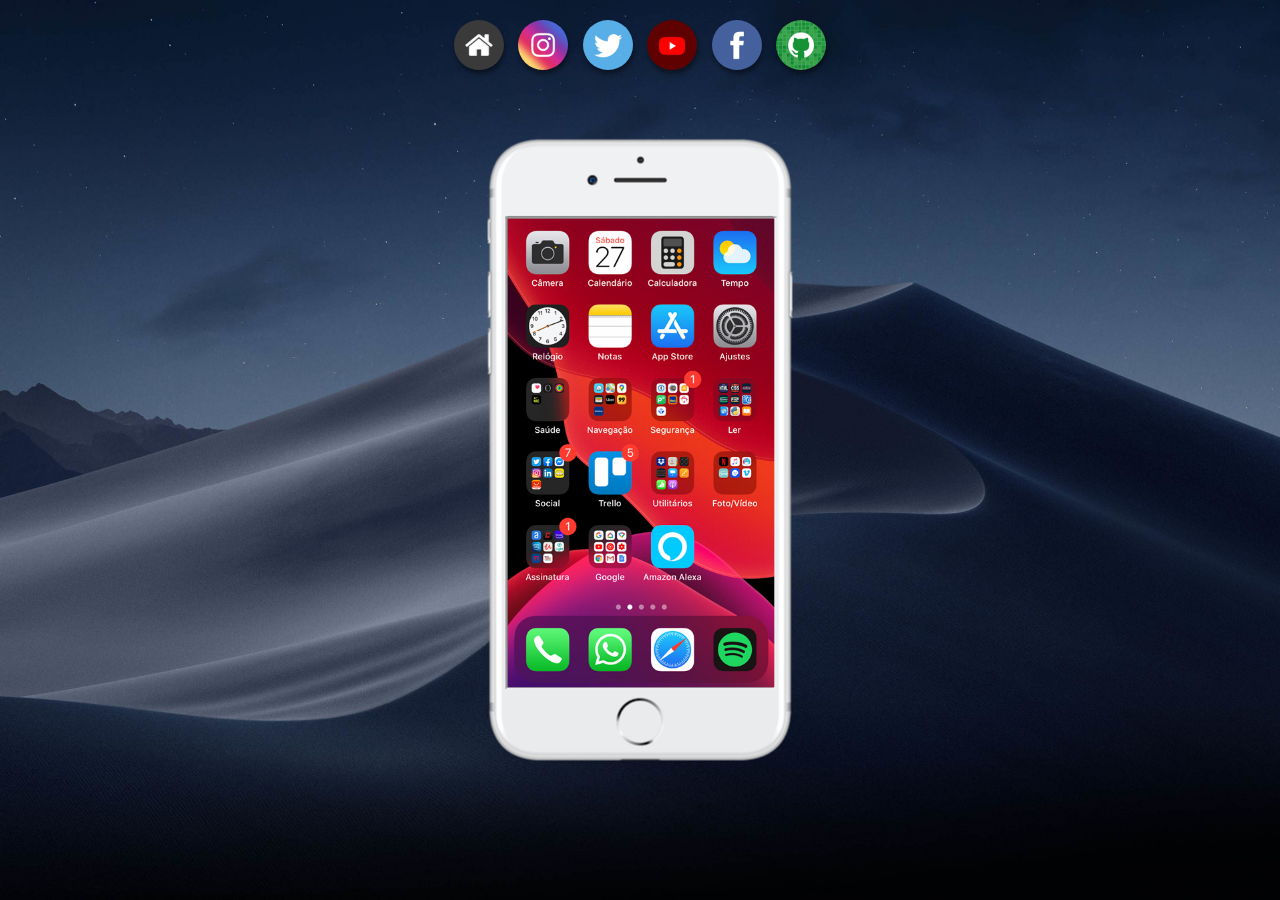
<file: index.html>
<!DOCTYPE html>
<html lang="pt-br">
    <head>
        <meta charset="UTF-8" />
        <meta http-equiv="X-UA-Compatible" content="IE=edge" />
        <meta name="viewport" content="width=device-width, initial-scale=1.0" />
        <link rel="stylesheet" href="css/style.css" />
        <link
            rel="shortcut icon"
            href="images/favicon.ico"
            type="image/x-icon" />
        <title>Redes Sociais</title>
    </head>
    <body>
        <main>
            <section id="telefone">
                <iframe
                    src="pages/tela-home.html"
                    name="frame-tela"
                    id="frame-tela"
                    frameborder="1">
                    Seu navegador não é compatível com isso.
                </iframe>
            </section>

            <section id="redes-sociais">
                <a href="pages/tela-home.html" target="frame-tela">
                    <img src="images/logo-home.jpg" alt="botão home"
                /></a>

                <a href="pages/tela-instagram.html" target="frame-tela">
                    <img src="images/logo-instagram.jpg" alt="botão instagram"
                /></a>

                <a href="pages/tela-twitter.html" target="frame-tela"
                    ><img src="images/logo-twitter.jpg" alt="botão twitter"
                /></a>

                <a href="pages/tela-youtube.html" target="frame-tela"
                    ><img src="images/logo-youtube.jpg" alt="botão youtube"
                /></a>

                <a href="pages/tela-facebook.html" target="frame-tela"
                    ><img src="images/logo-facebook.jpg" alt="botão facebook"
                /></a>

                <a href="pages/tela-github.html" target="frame-tela"
                    ><img src="images/logo-github.jpg" alt="botão github"
                /></a>
            </section>
        </main>
    </body>
</html>
</file>
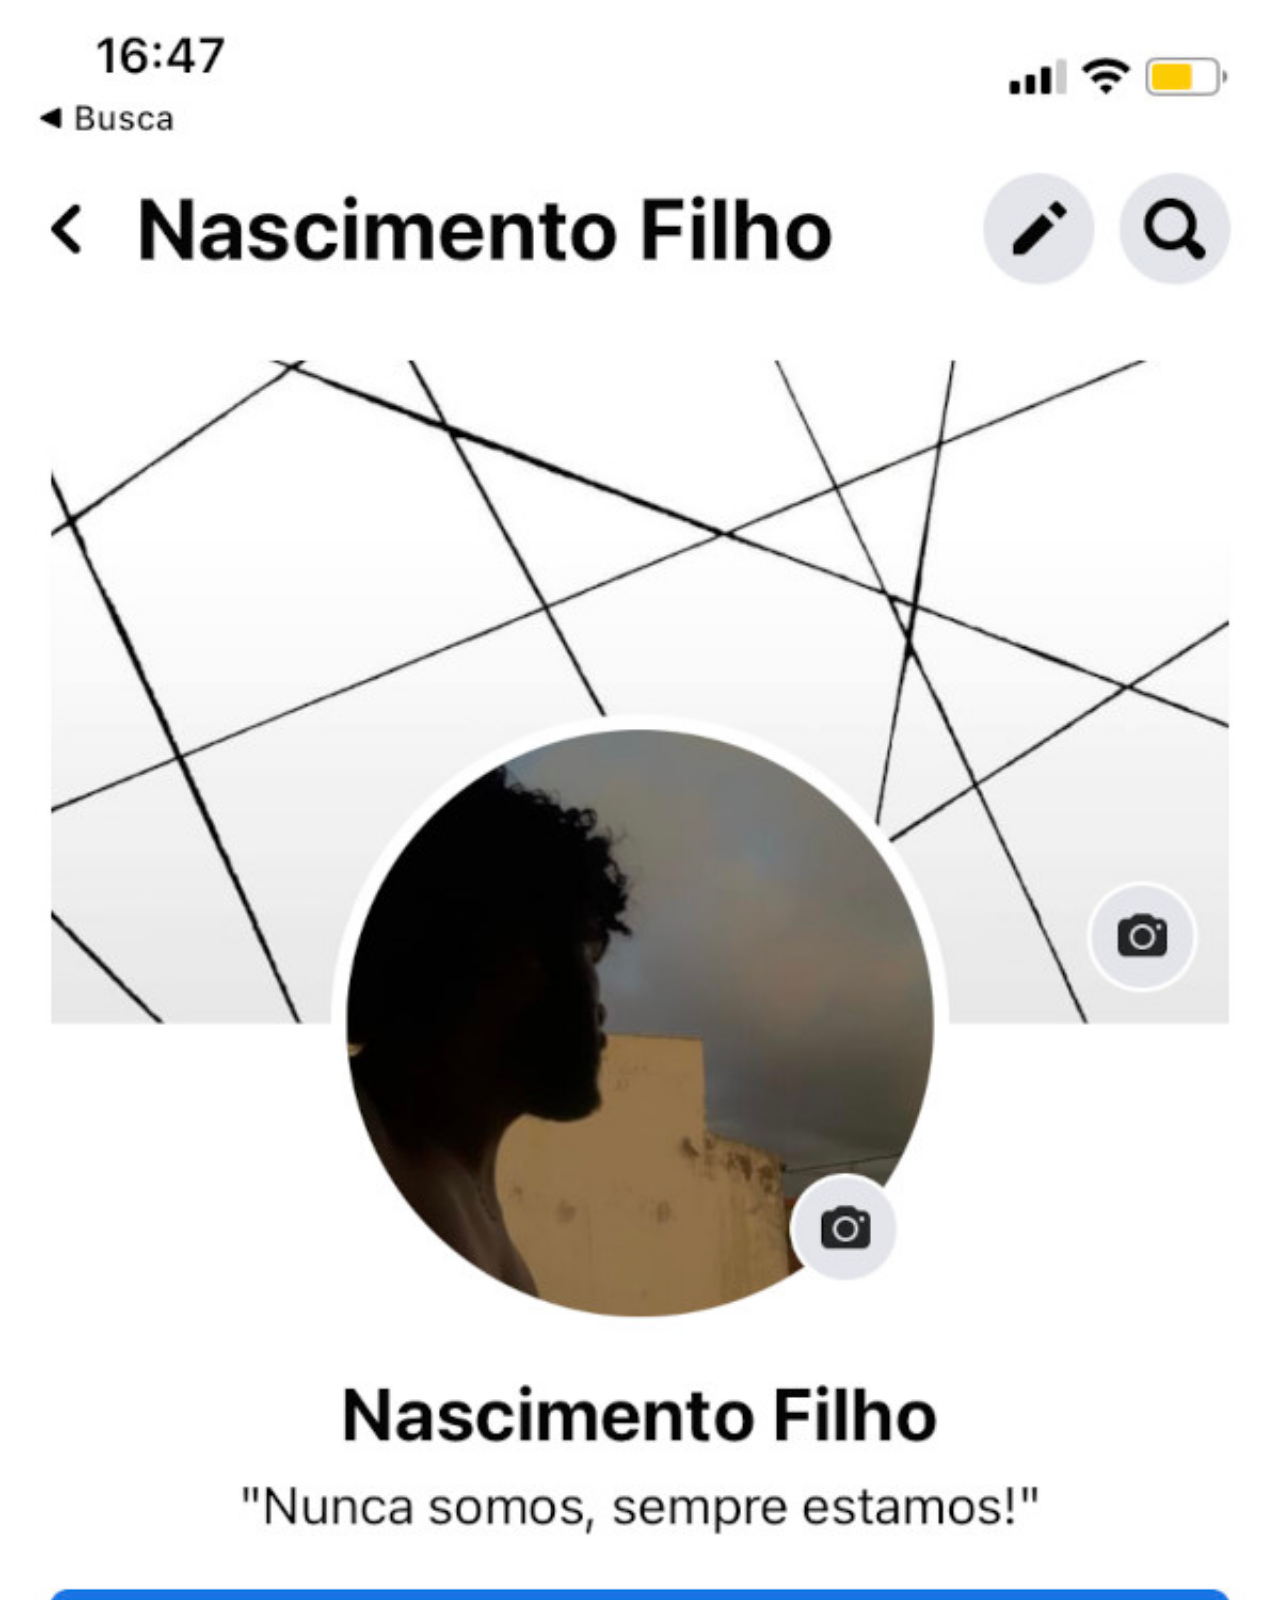
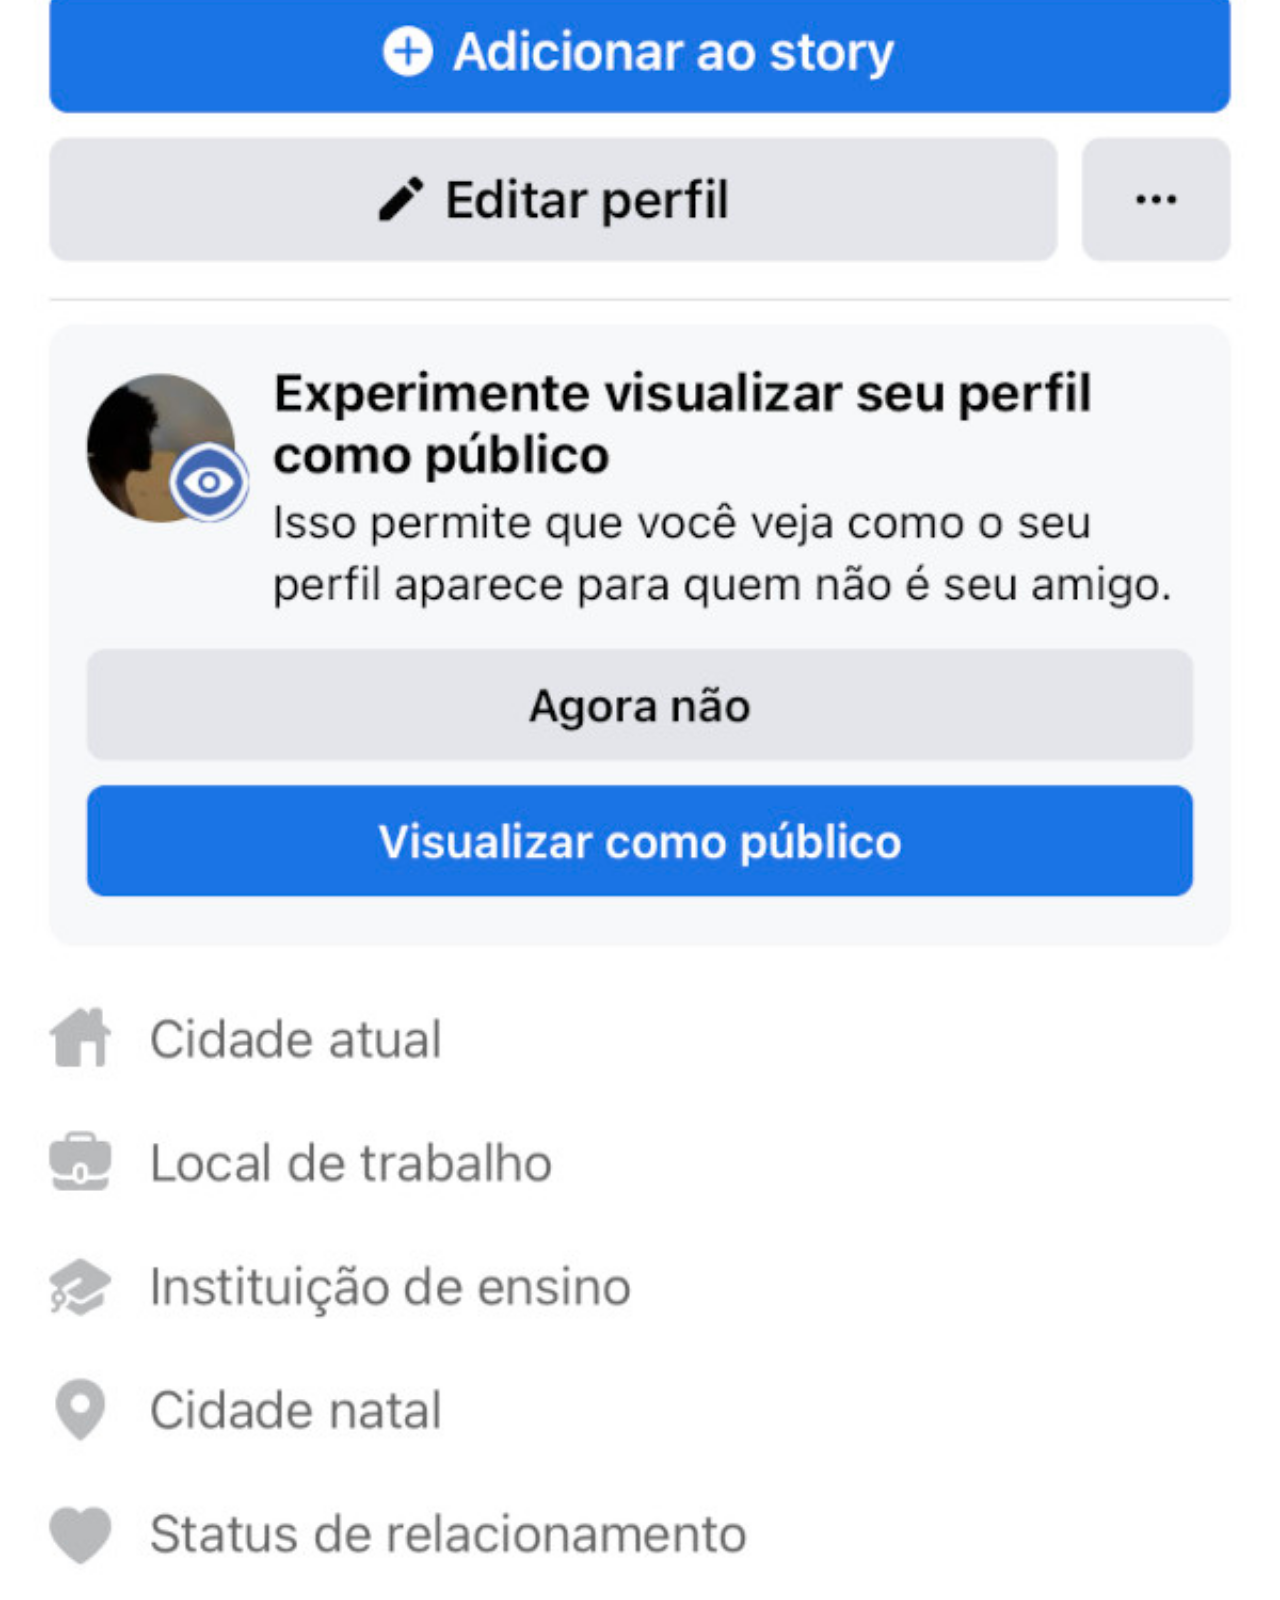
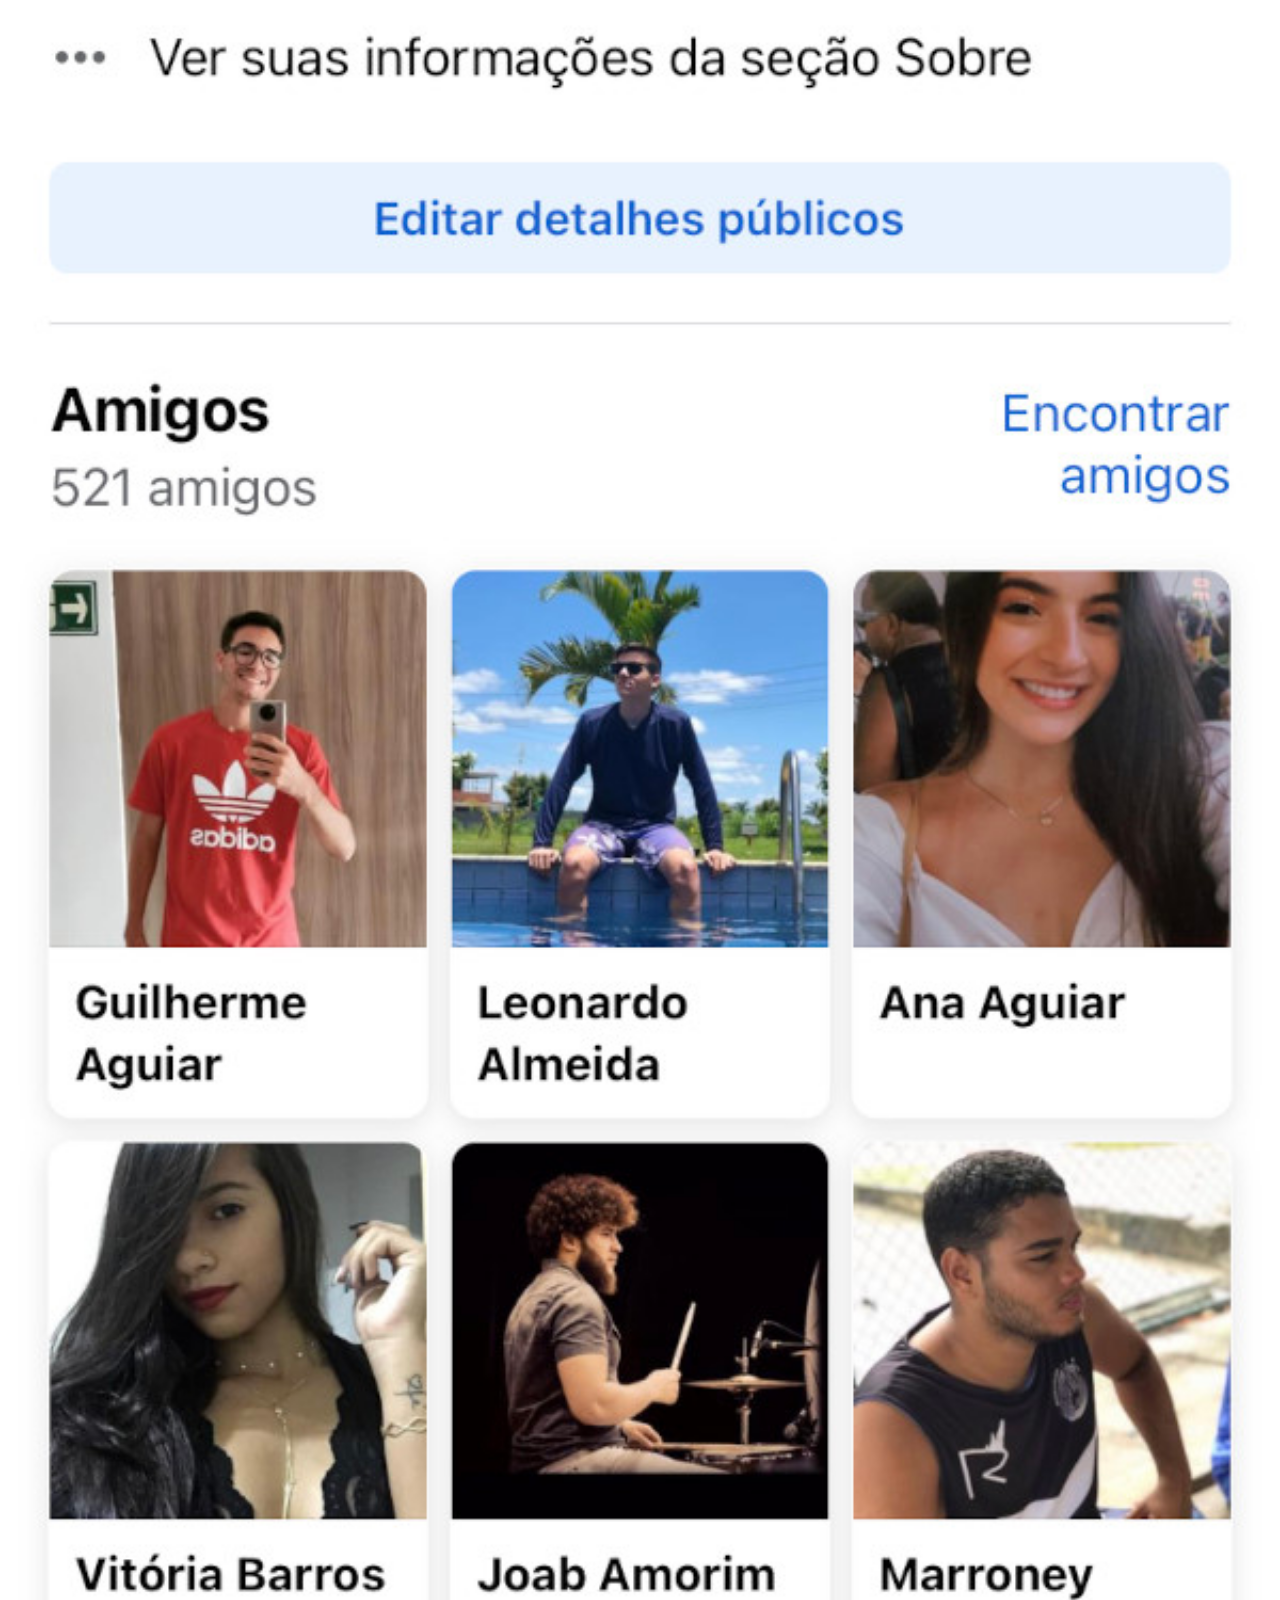
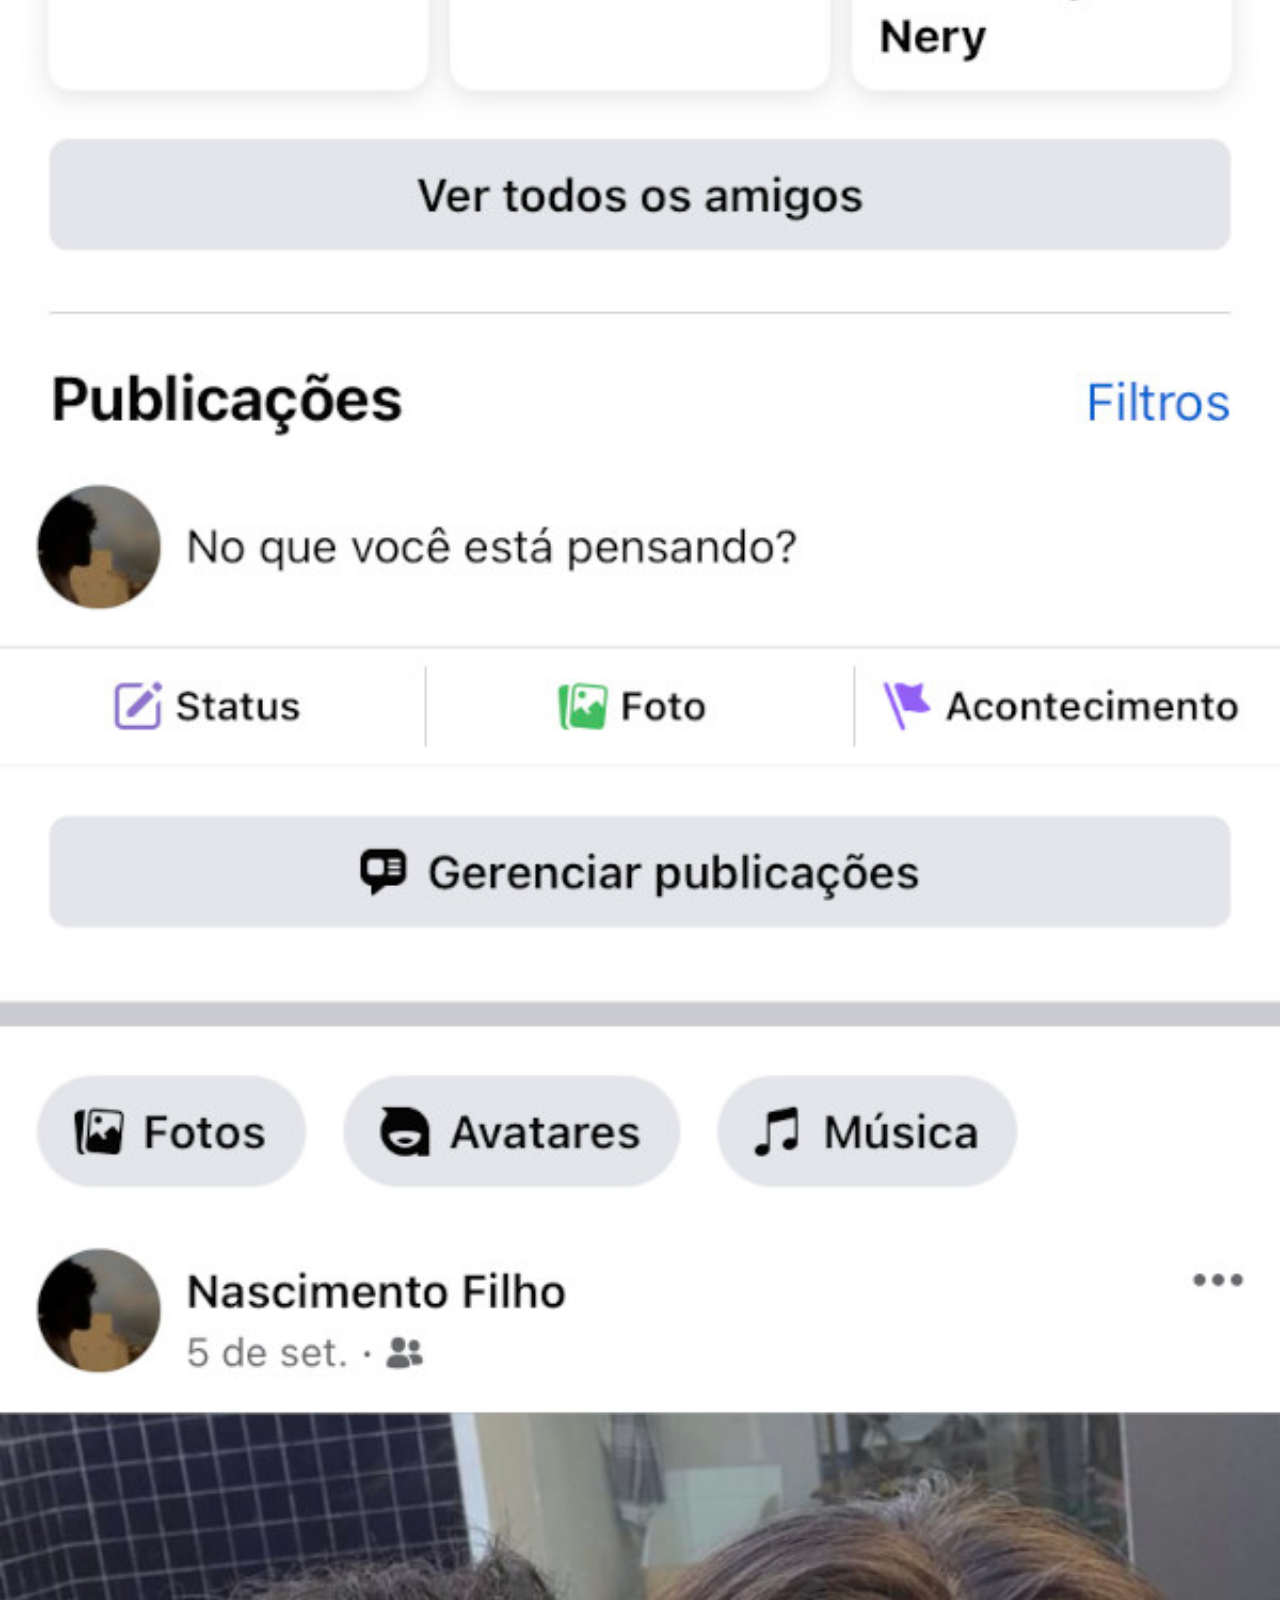
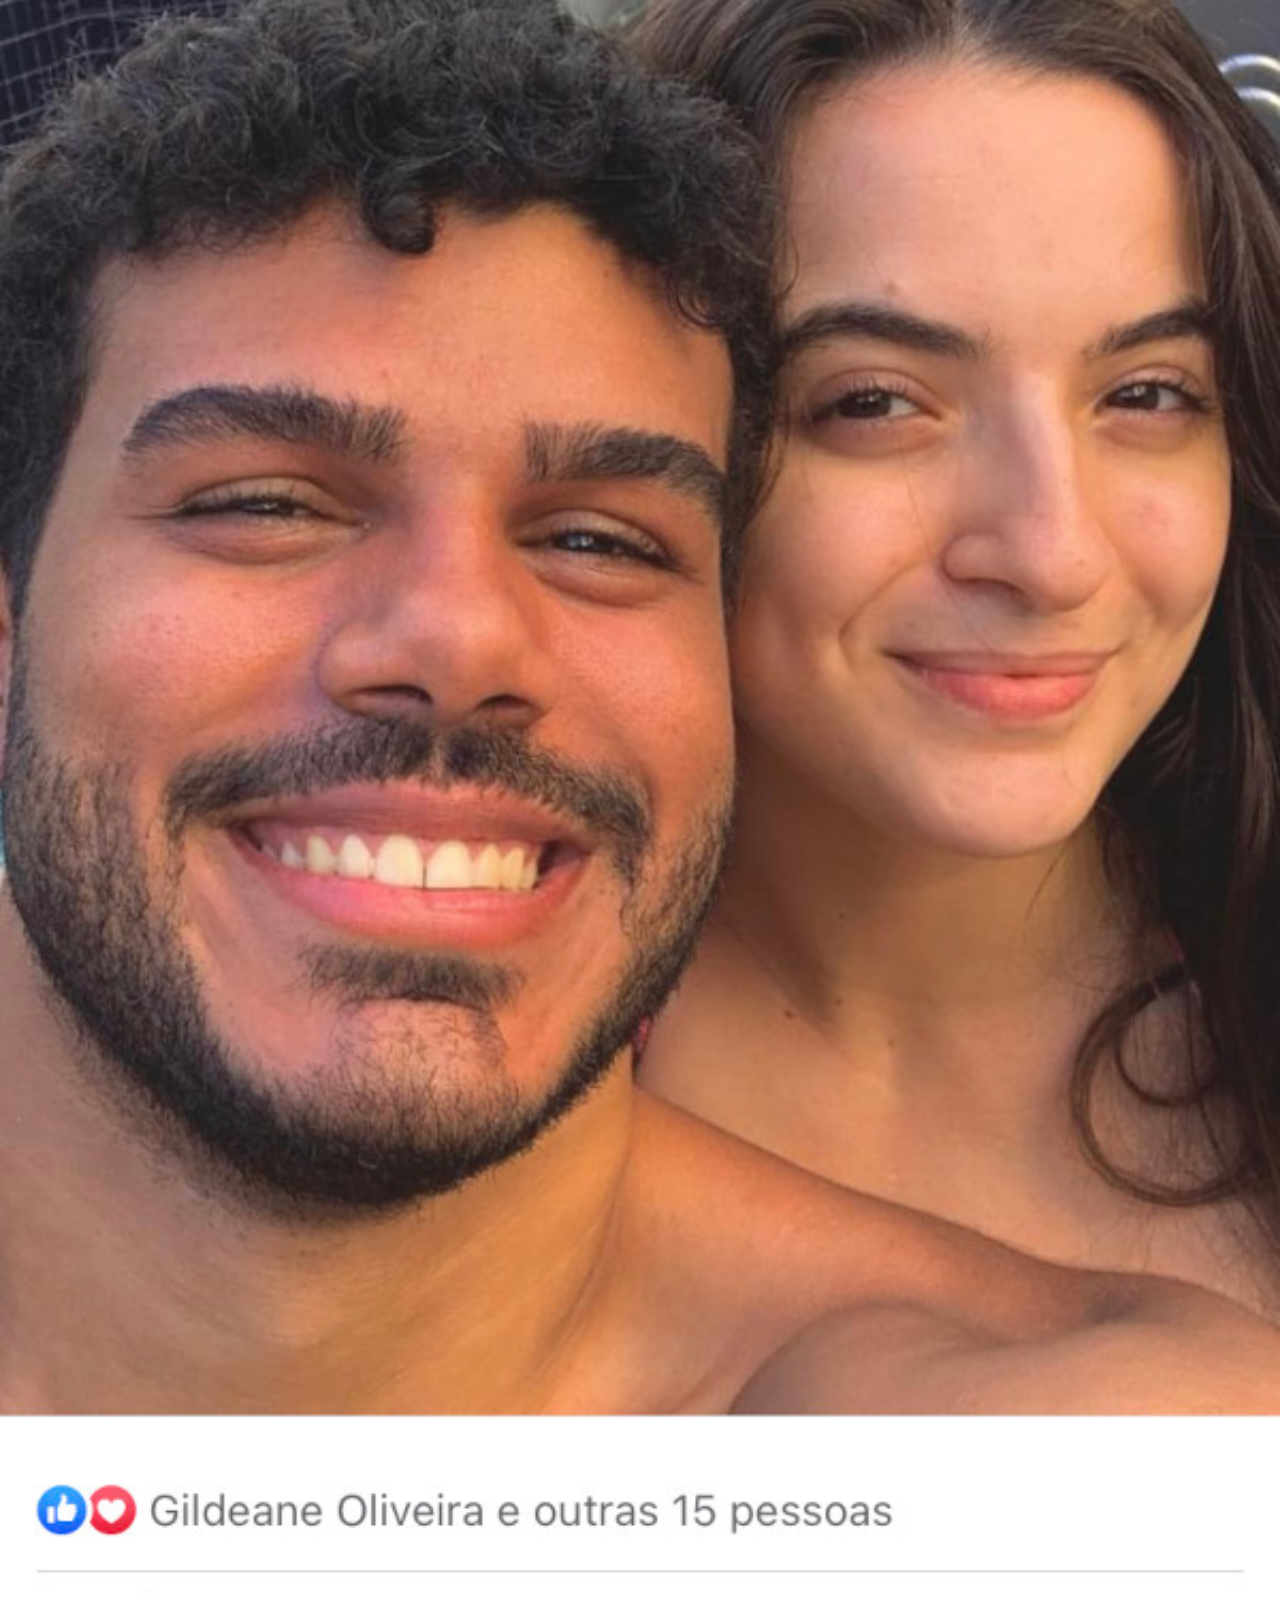
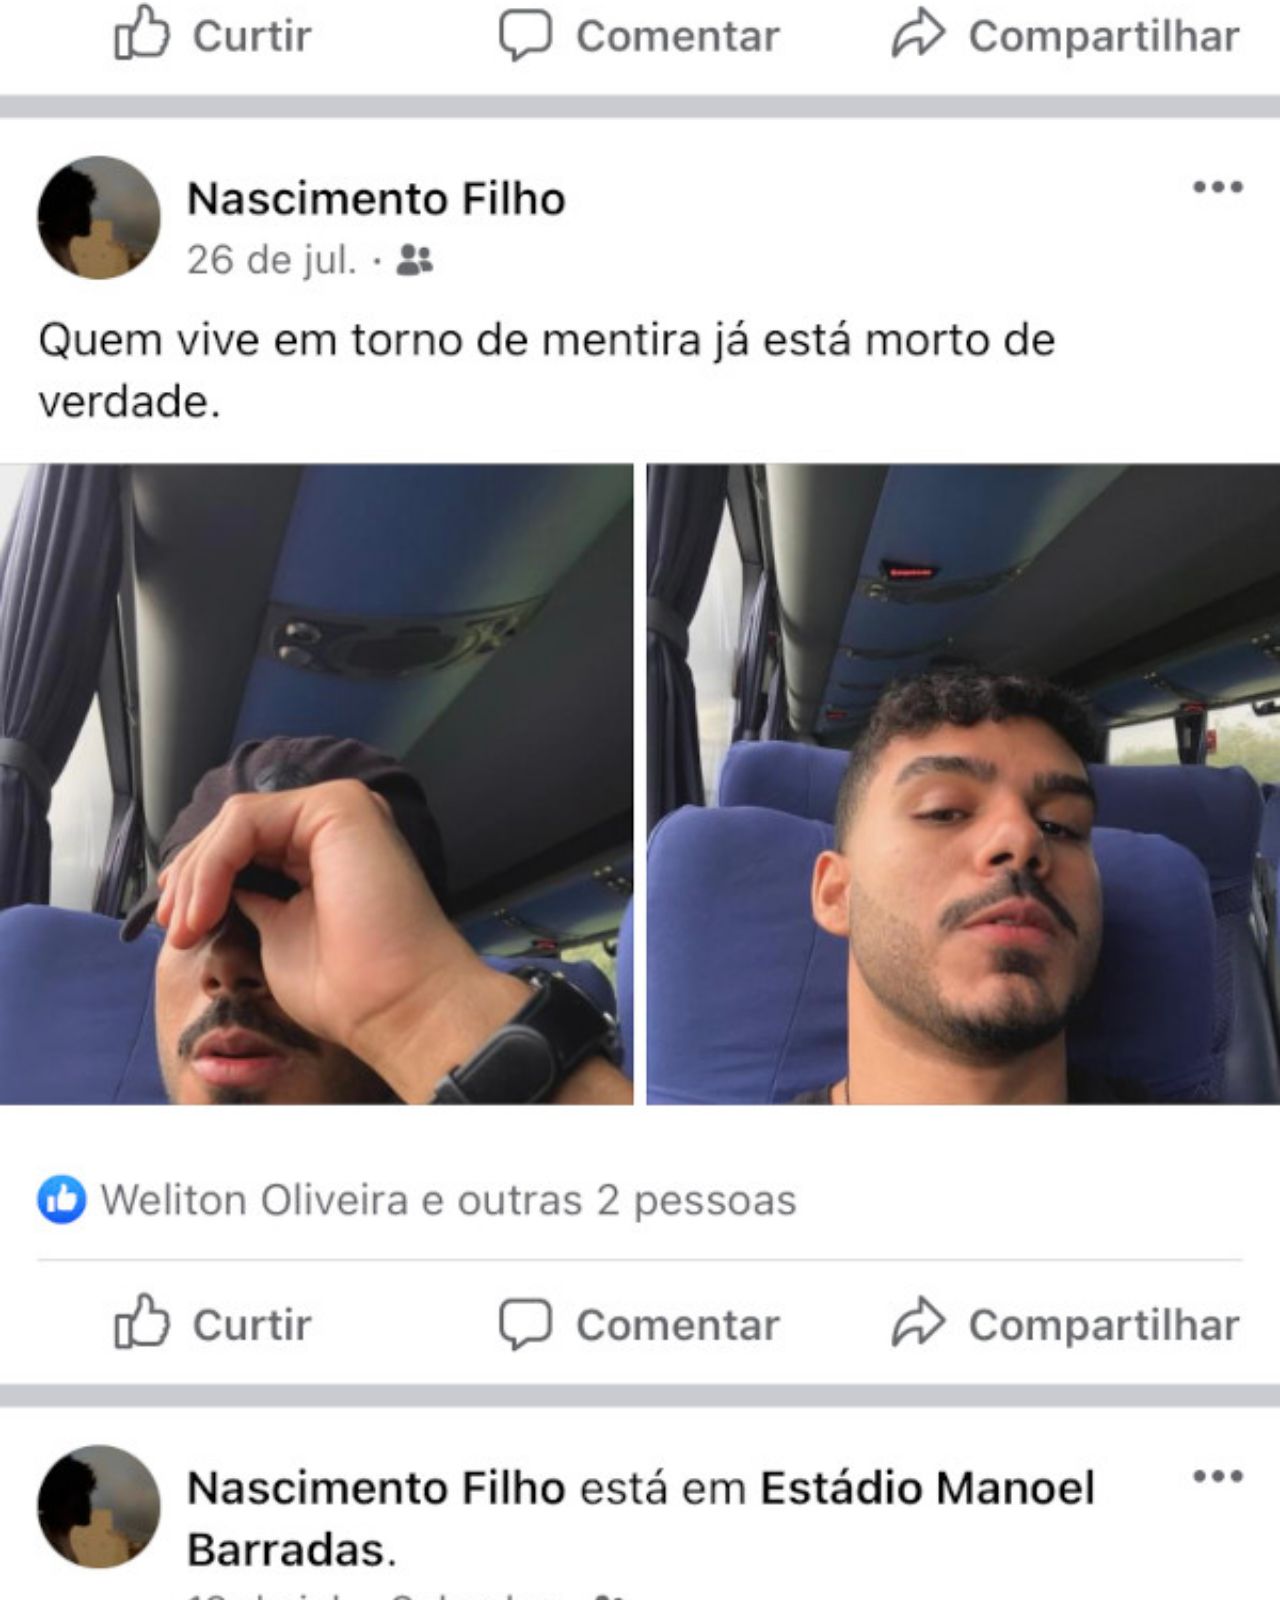
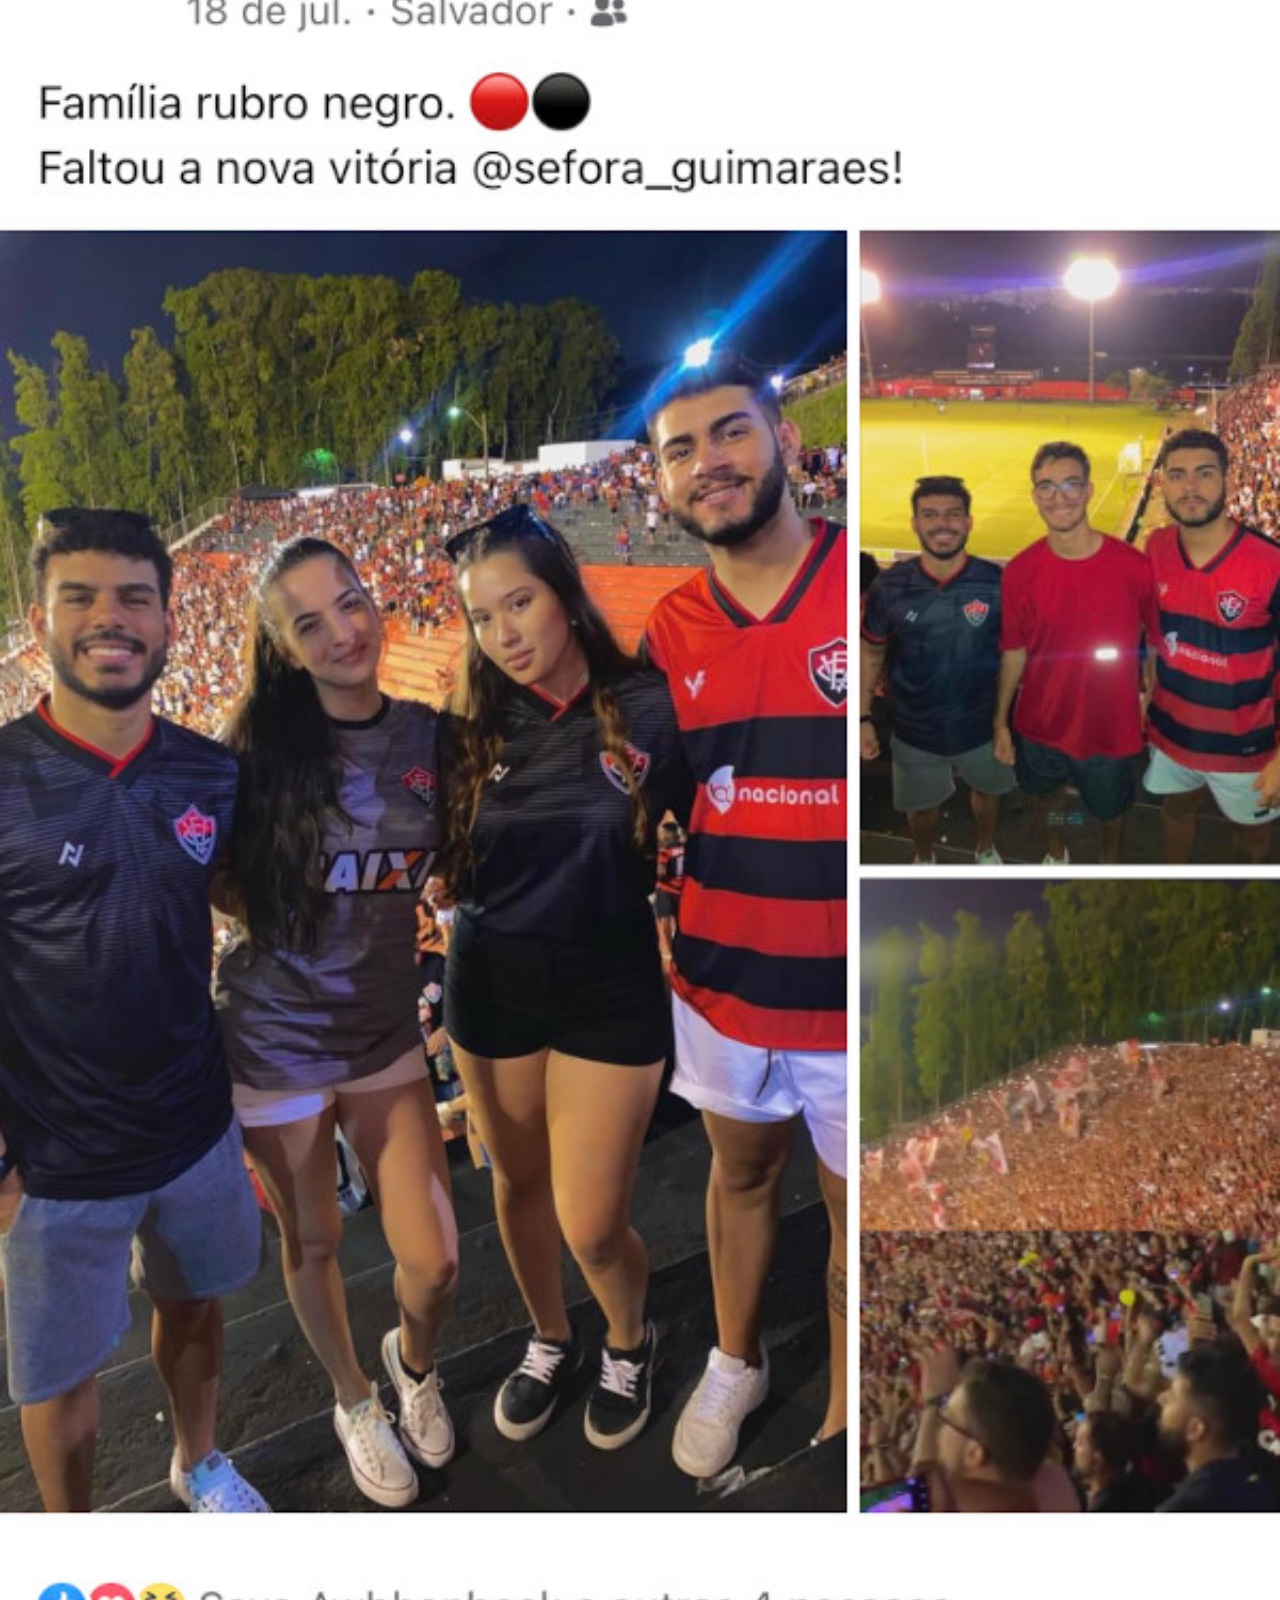
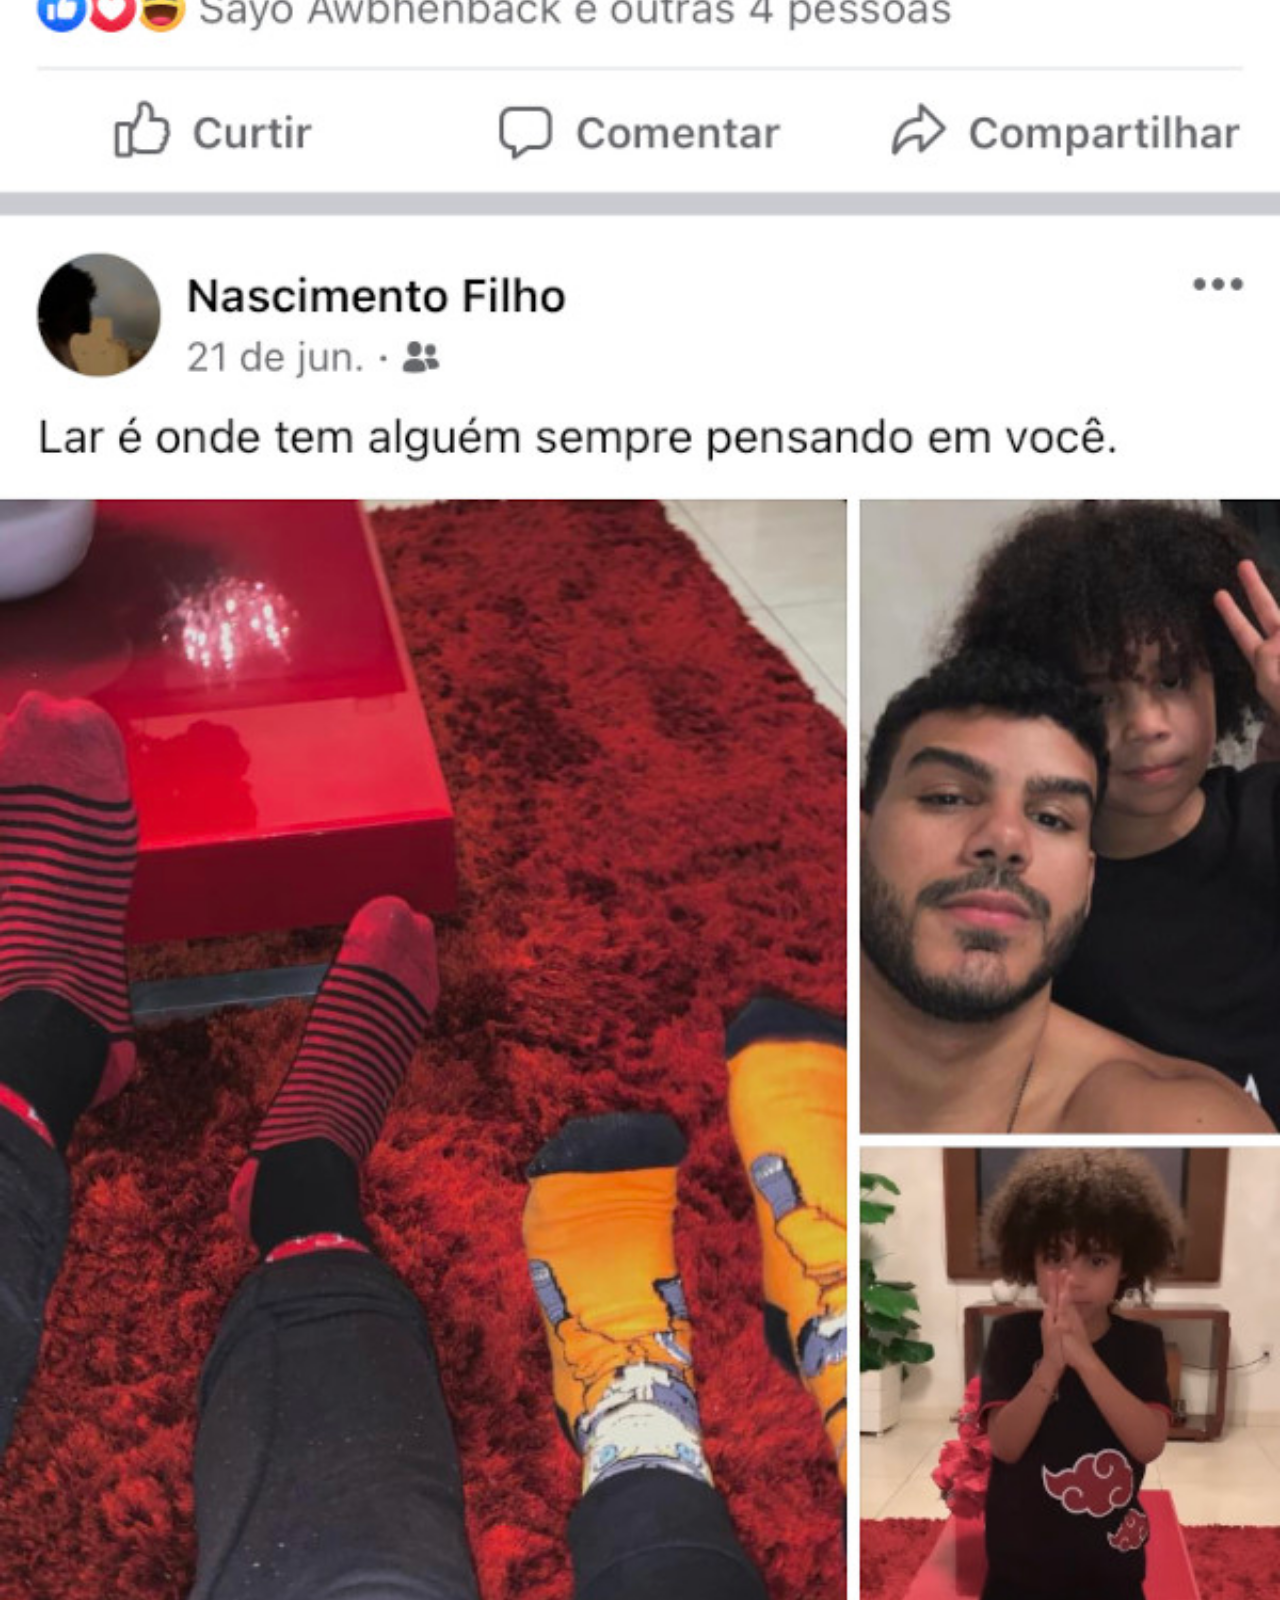
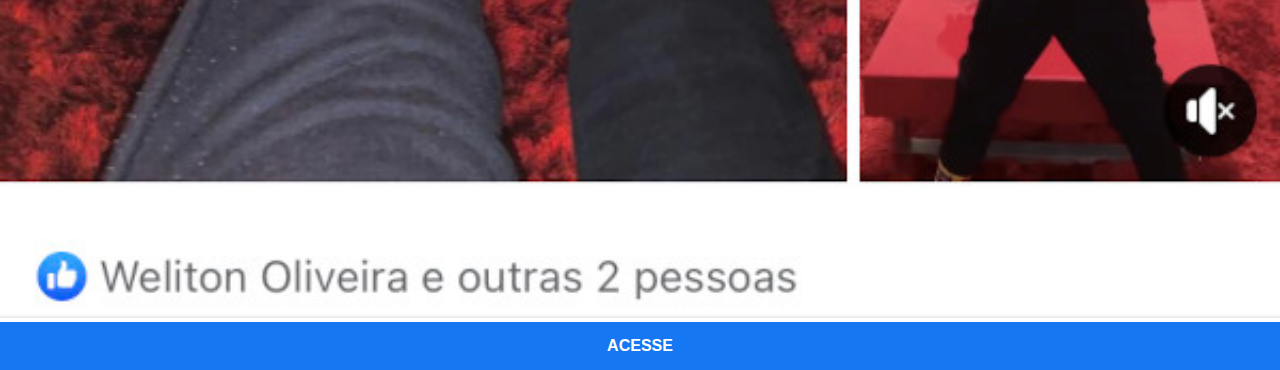
<file: pages/tela-facebook.html>
<!DOCTYPE html>
<html lang="pt-br">
    <head>
        <meta charset="UTF-8" />
        <meta http-equiv="X-UA-Compatible" content="IE=edge" />
        <meta
            name="viewport"
            content="width=[device-width], initial-scale=1.0" />
        <link rel="stylesheet" href="../css/social.css" />
        <title>tela-facebook</title>

        <style>
            body {
                background-color: white;
            }

            a {
                background-color: #1577f1;
                color: white;
            }
            body a:hover {
                background-color: #002fff;
            }
        </style>
    </head>
    <body>
        <img
            src="../images/tela-facebook.jpg"
            alt="Conteúdo da minha página no facebook." />

        <a href="https://www.facebook.com/paulonogueiraff" target="_blank">
            ACESSE
        </a>
    </body>
</html>
</file>
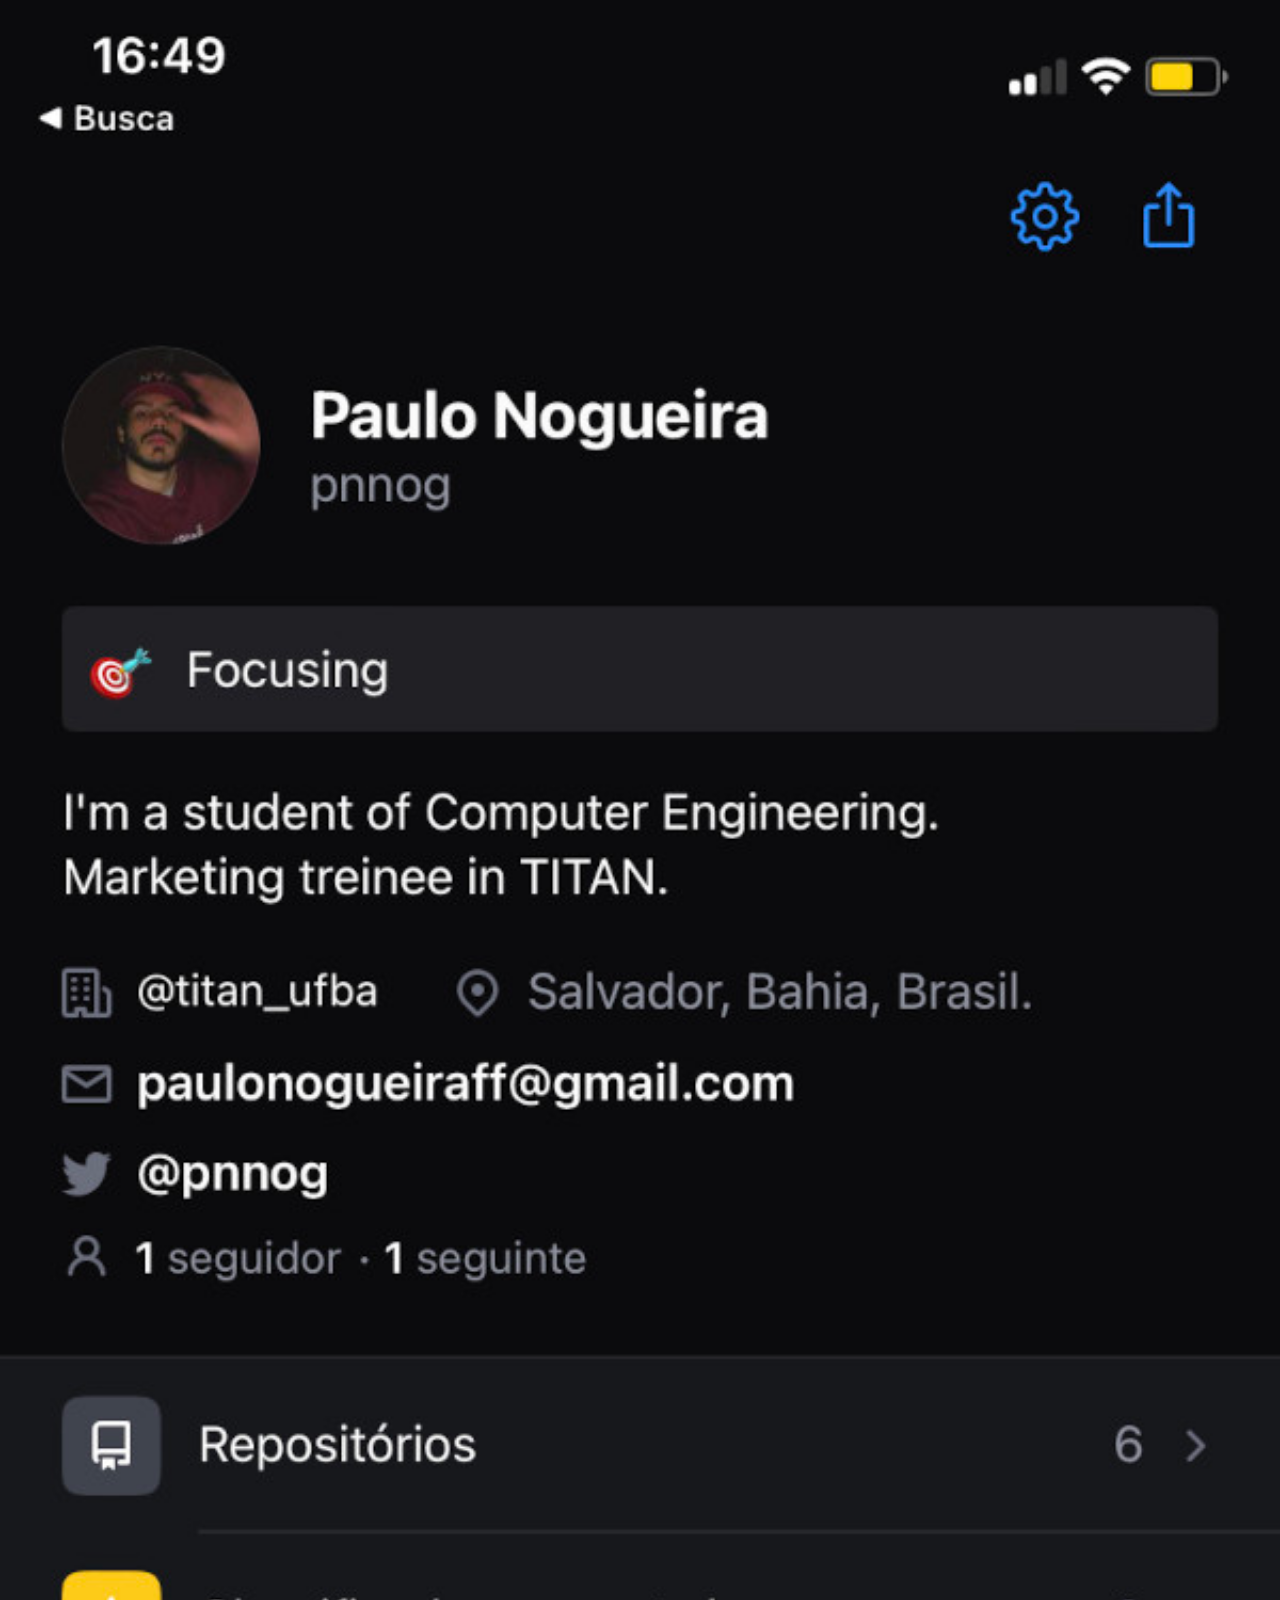
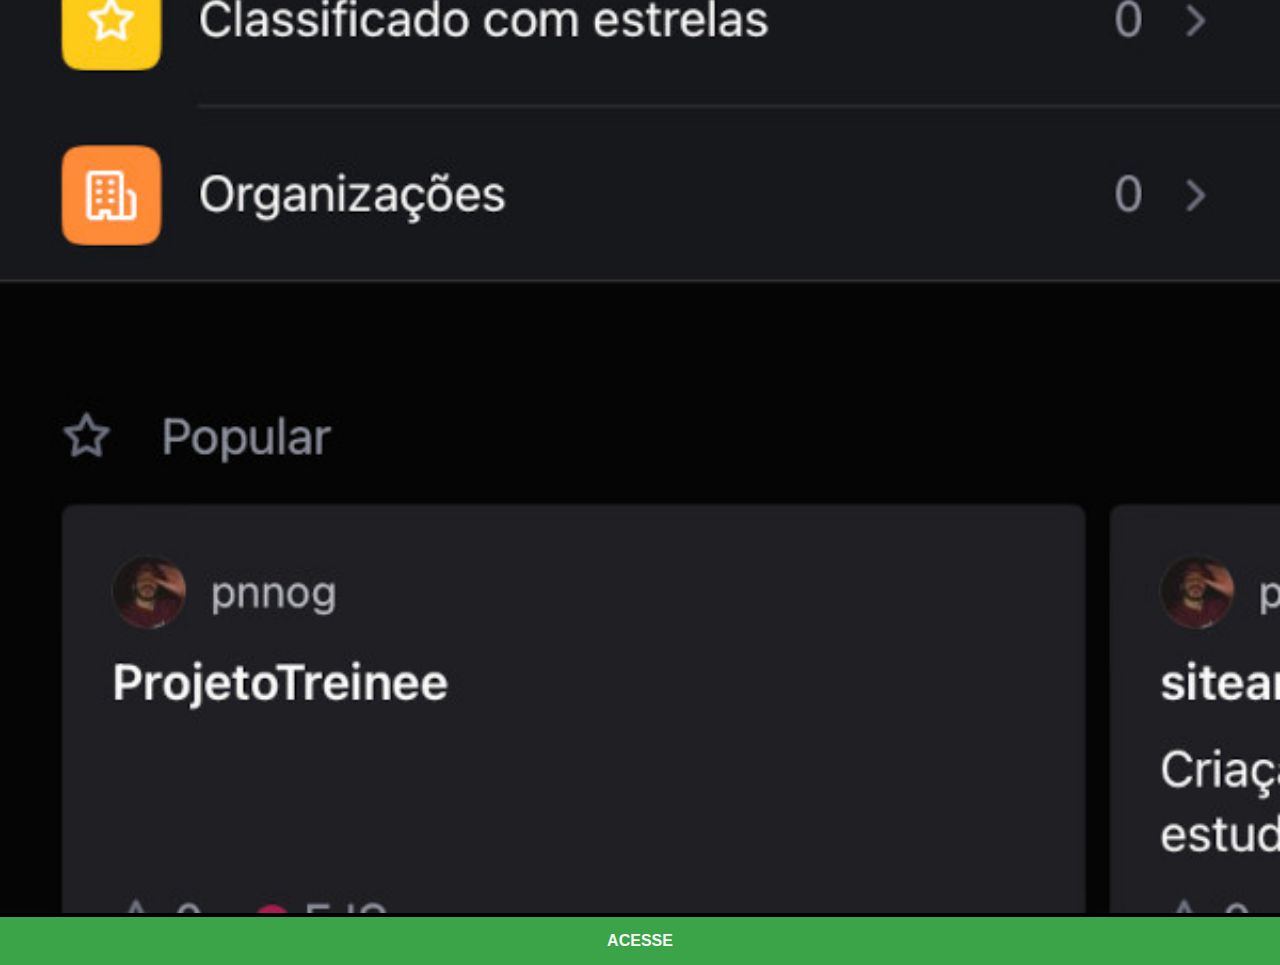
<file: pages/tela-github.html>
<!DOCTYPE html>
<html lang="pt-br">
    <head>
        <meta charset="UTF-8" />
        <meta http-equiv="X-UA-Compatible" content="IE=edge" />
        <meta name="viewport" content="width=device-width, initial-scale=1.0" />
        <link rel="stylesheet" href="../css/social.css" />
        <title>tela-github</title>
        <style>
            body {
                background-color: rgb(0, 0, 0);
            }
            a {
                background-color: #3ba448;
                color: #f6f6f6;
            }
            body a:hover {
                background-color: #029b14;
            }
        </style>
    </head>
    <body>
        <img src="../images/tela-github.jpg" alt="Conteúdo do meu Github" />
        <a href="https://github.com/pnnog" target="_blank">ACESSE</a>
    </body>
</html>
</file>
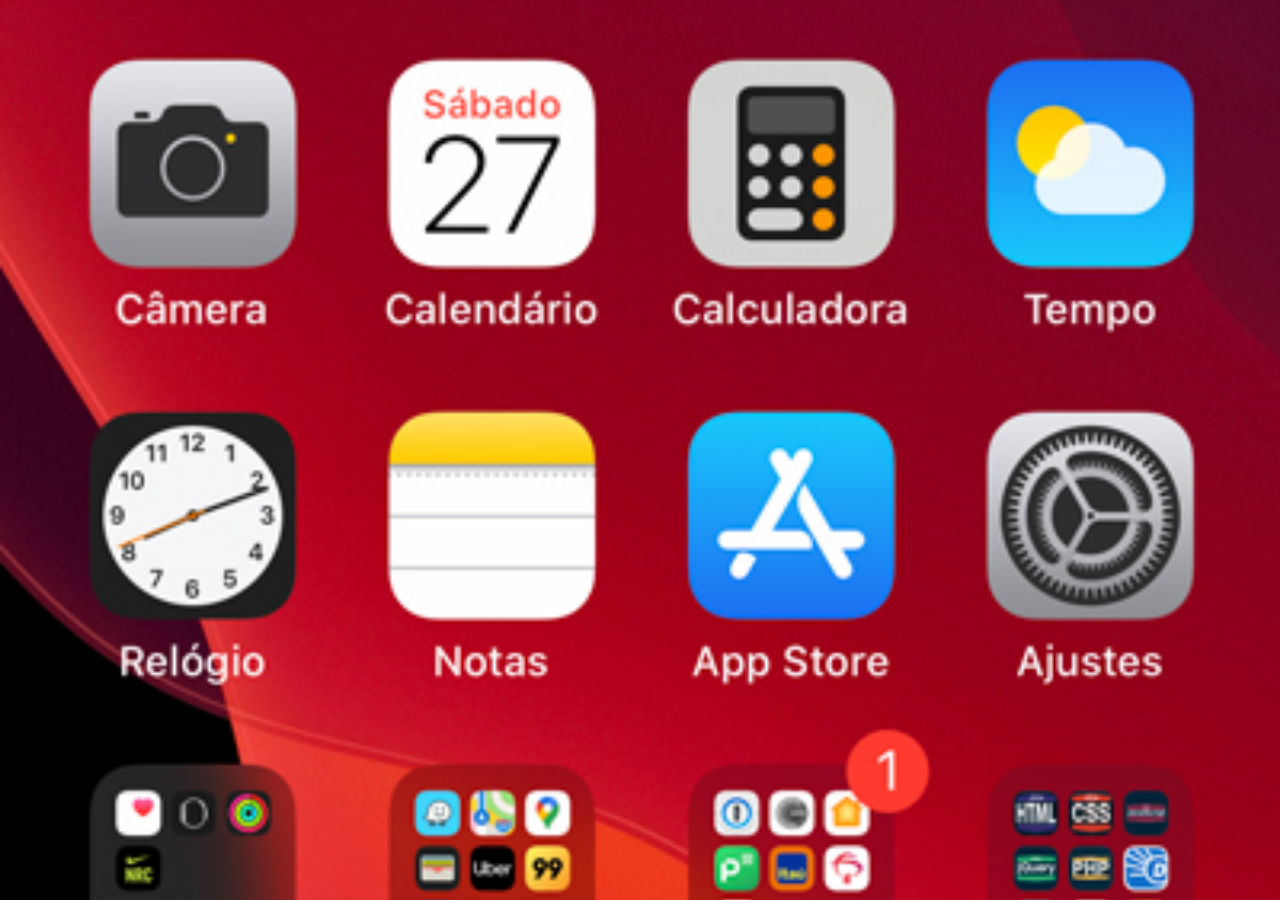
<file: pages/tela-home.html>
<!DOCTYPE html>
<html lang="pt-br">
    <head>
        <meta charset="UTF-8" />
        <meta http-equiv="X-UA-Compatible" content="IE=edge" />
        <meta name="viewport" content="width=device-width, initial-scale=1.0" />
        <link rel="stylesheet" href="../css/social.css" />
        <title>tela-home</title>

        <style>
            body {
                margin: 0px;
                padding: 0px;
                background: rgb(255, 255, 255) url(../images/tela-home.jpg)
                    no-repeat;
                background-position: top center;
                background-size: cover;
            }
        </style>
    </head>
    <body></body>
</html>
</file>
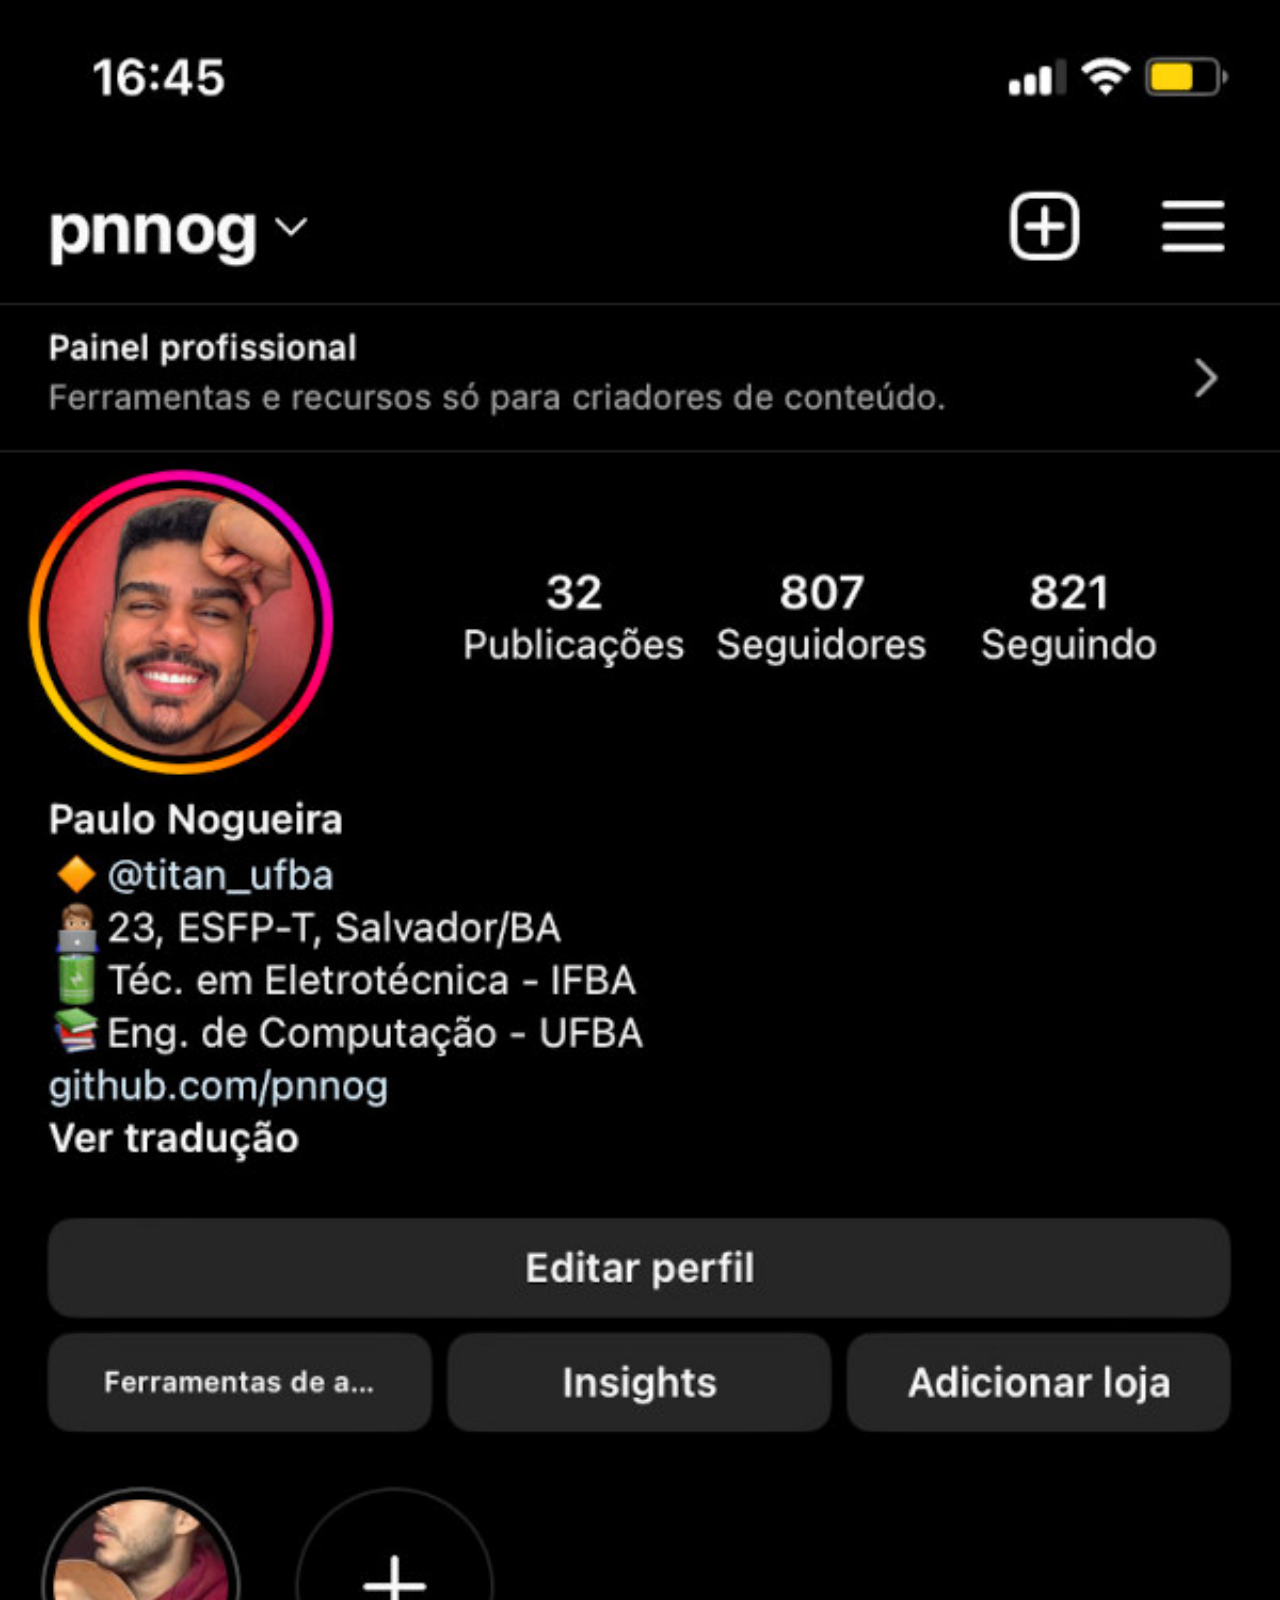
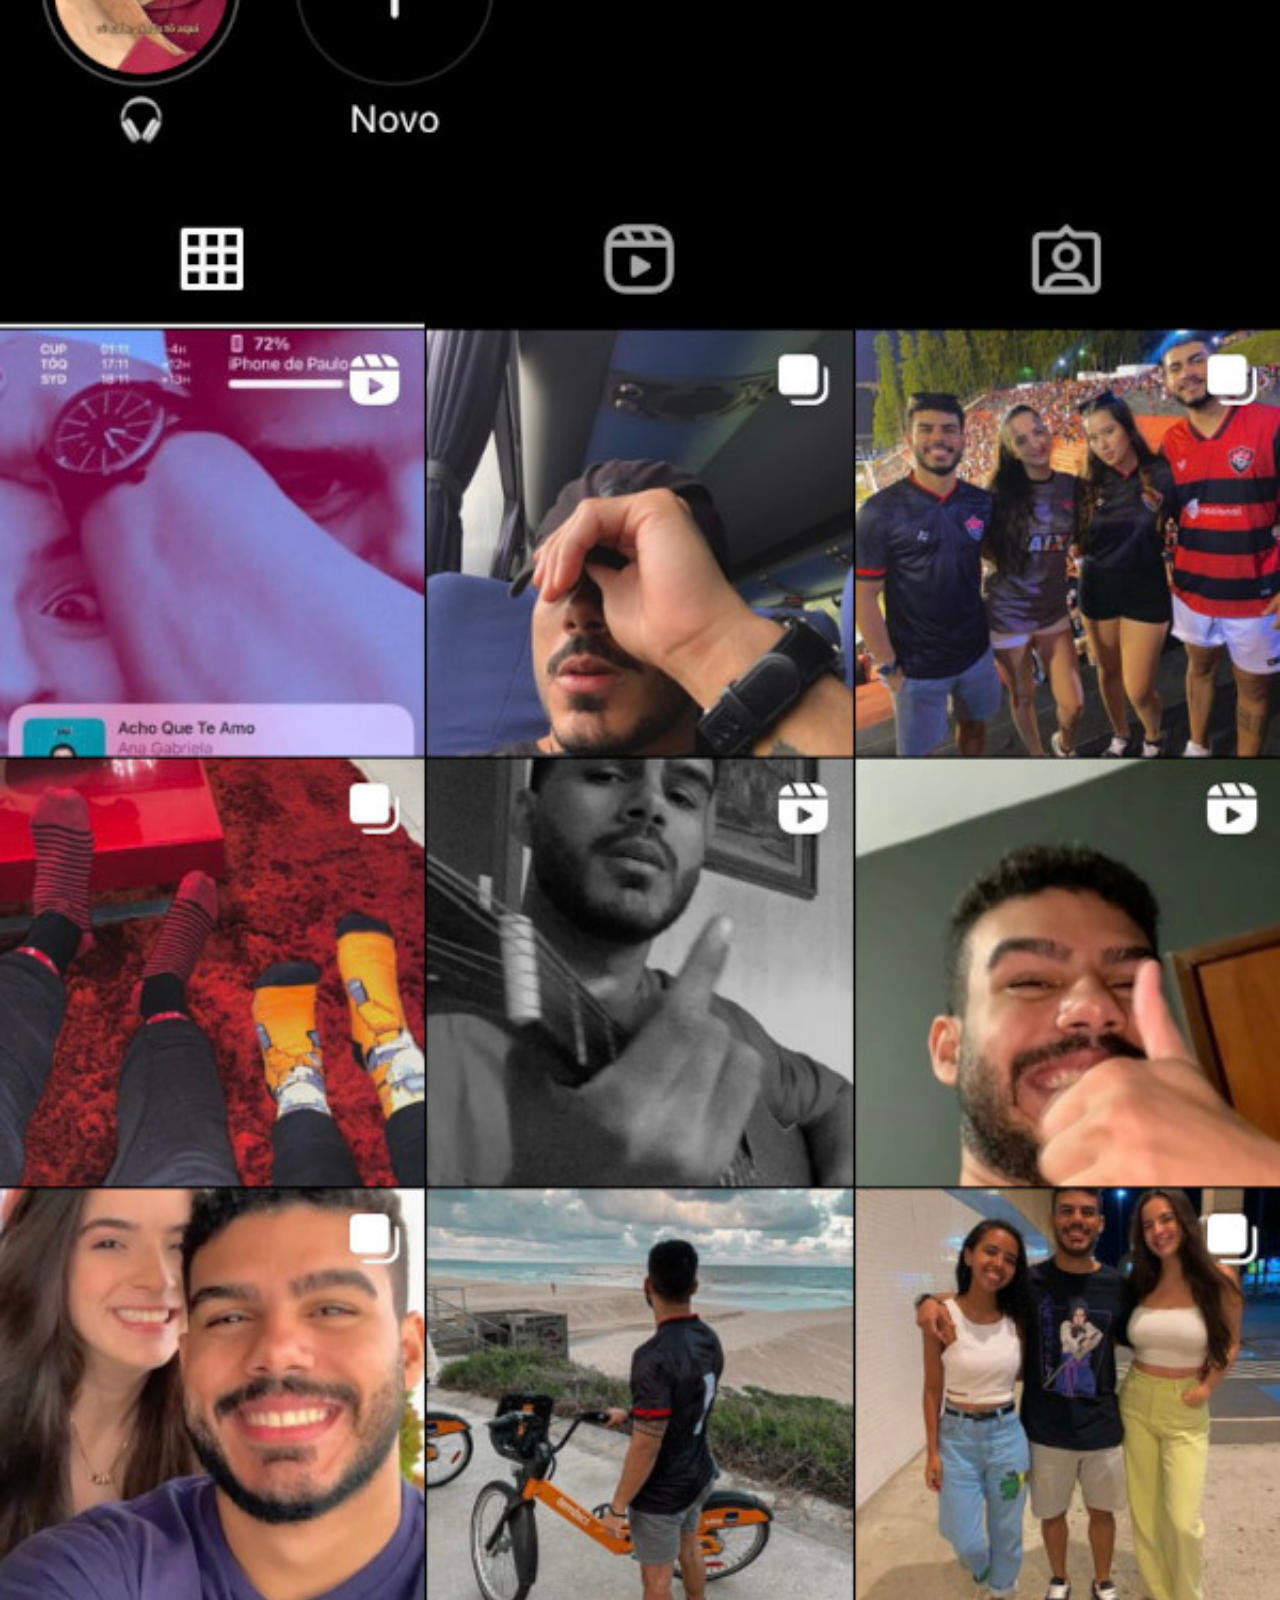
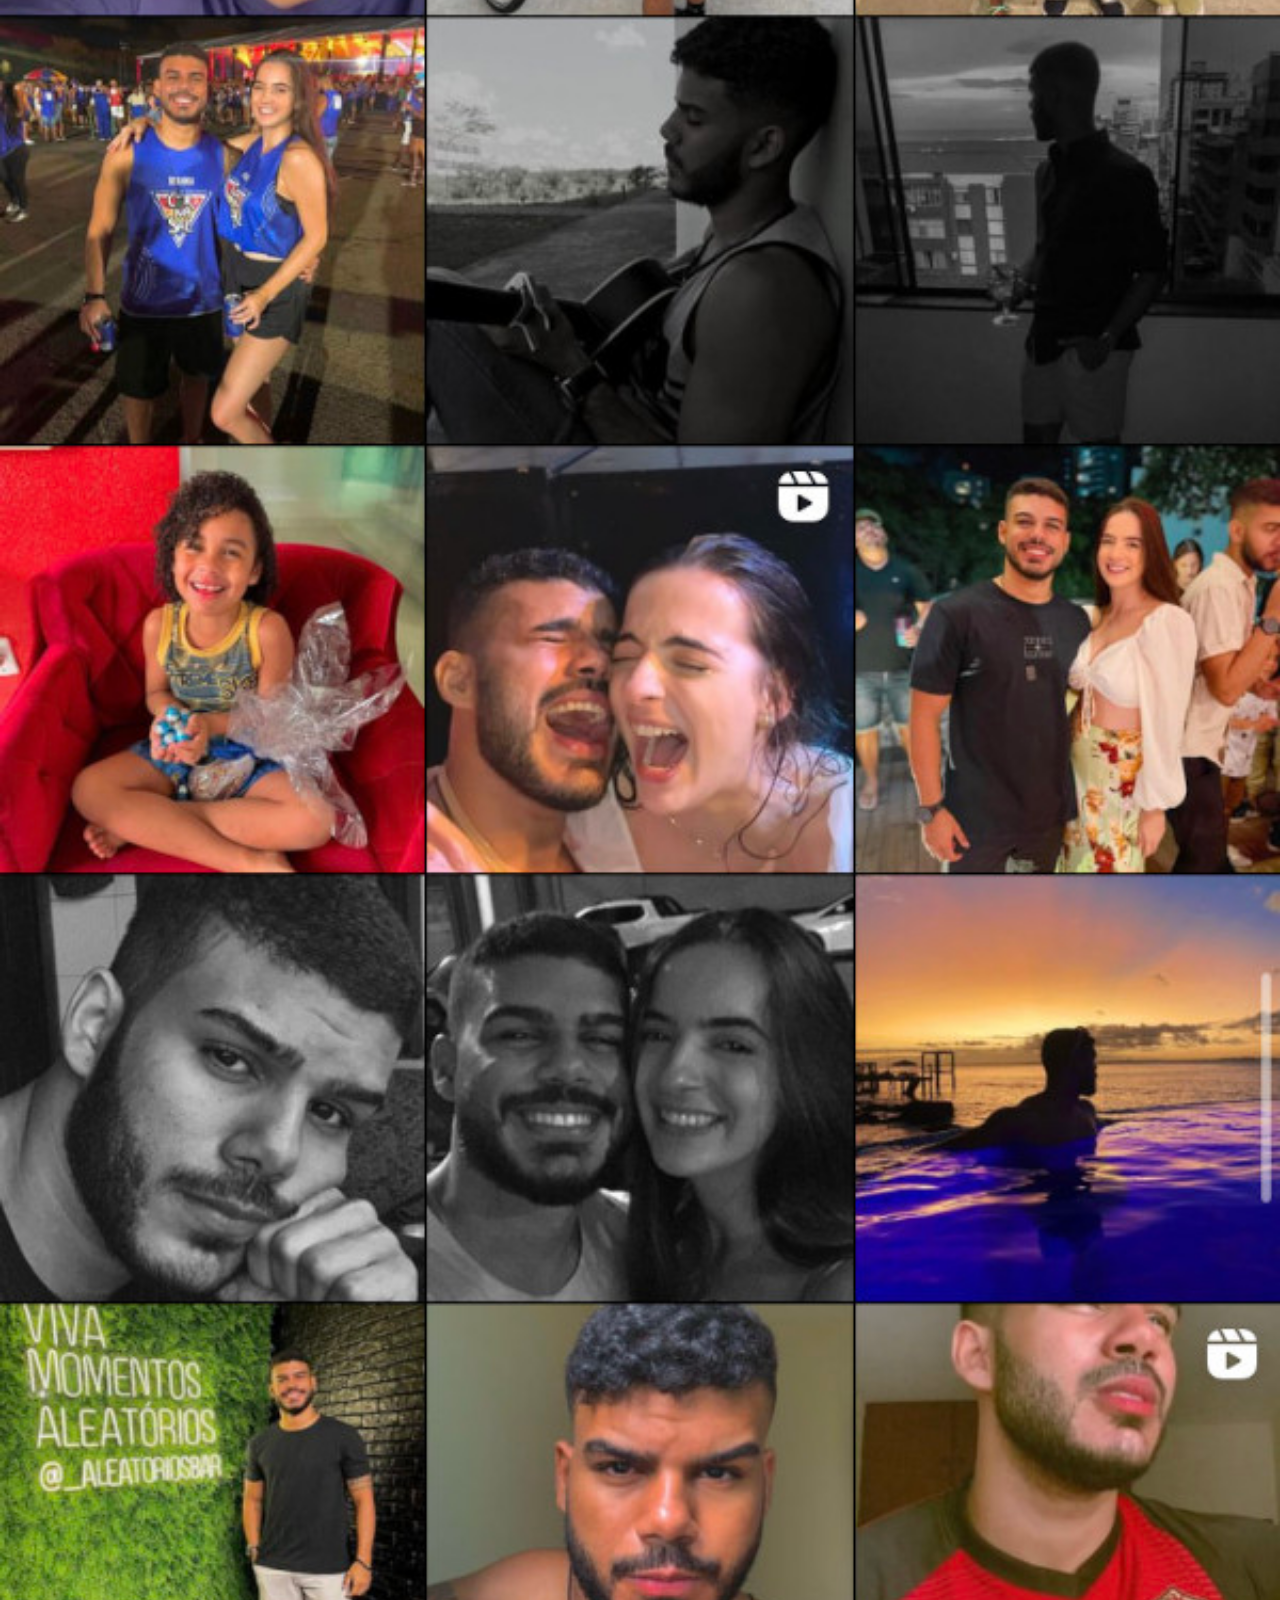
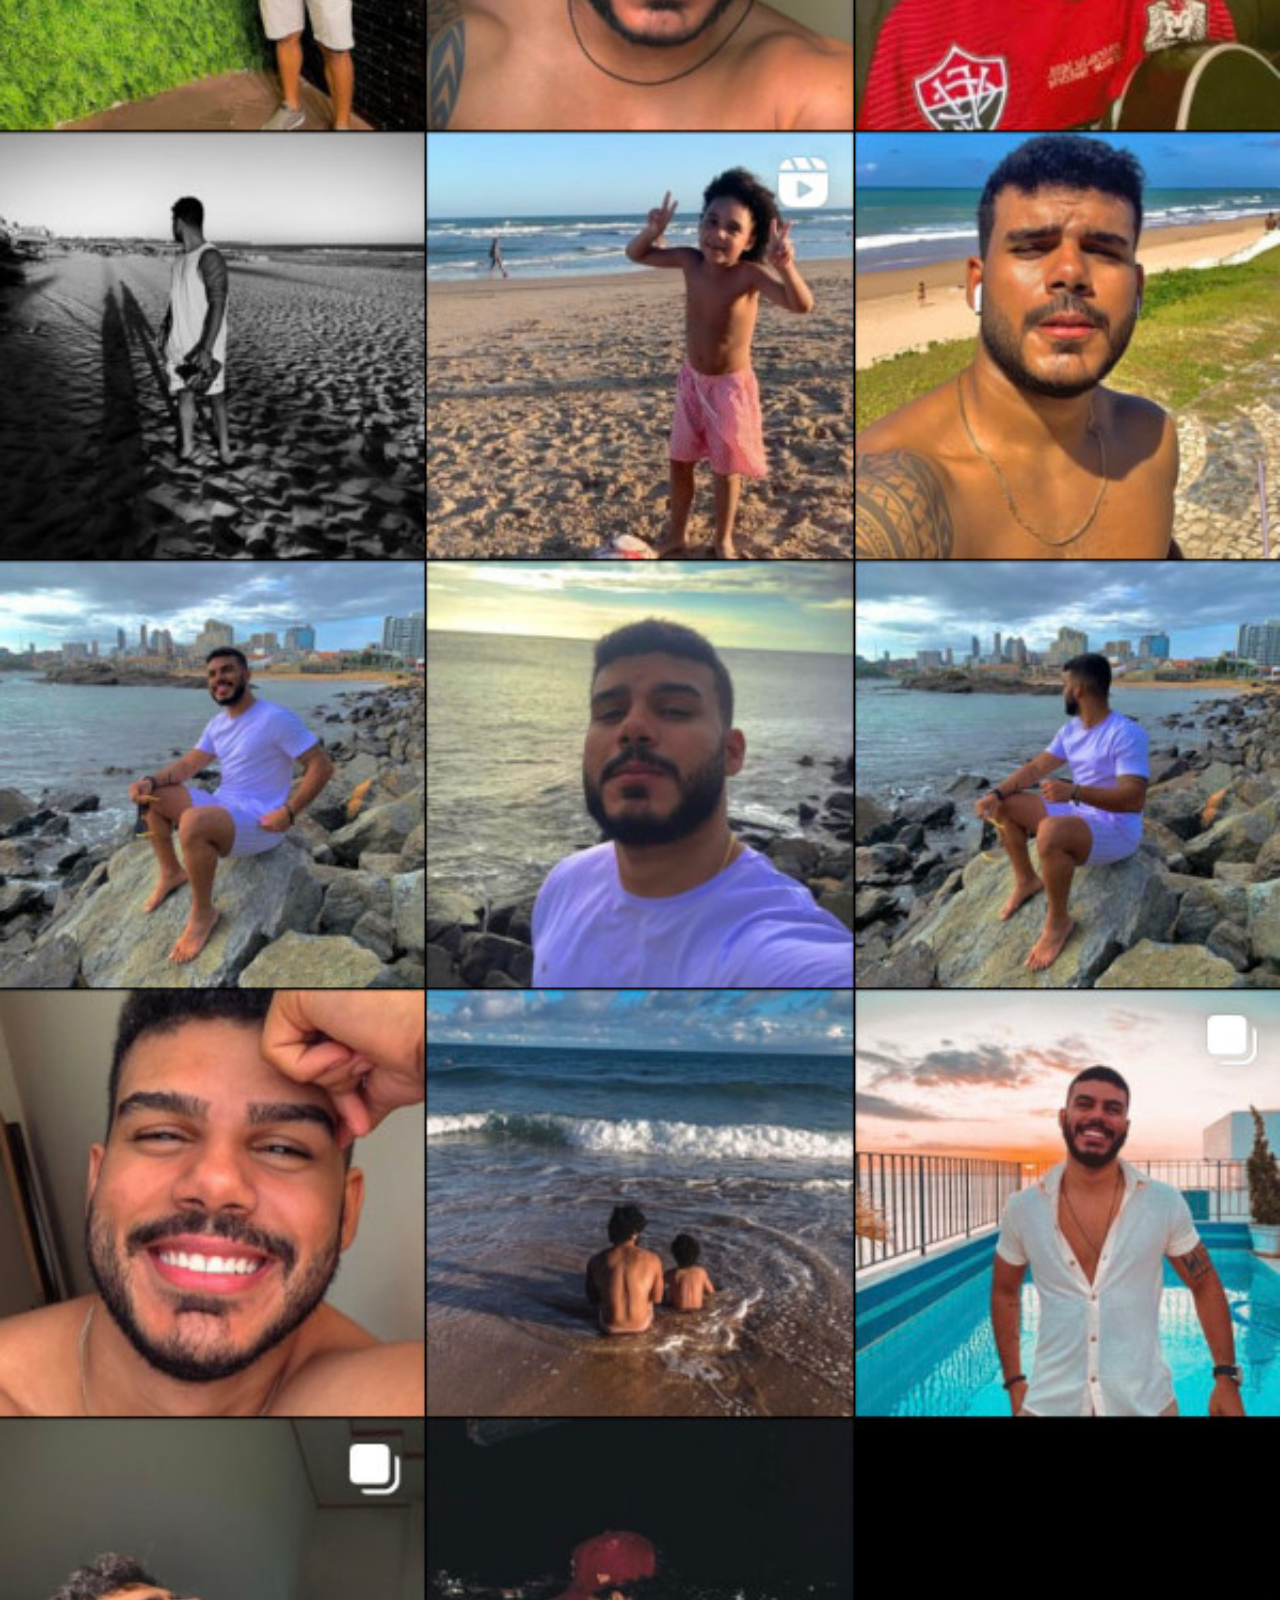
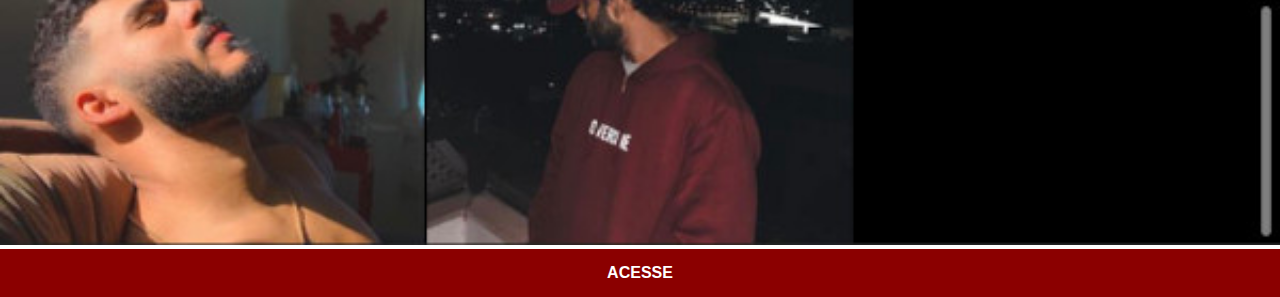
<file: pages/tela-instagram.html>
<!DOCTYPE html>
<html lang="pt-br">
    <head>
        <meta charset="UTF-8" />
        <meta http-equiv="X-UA-Compatible" content="IE=edge" />
        <meta name="viewport" content="width=device-width, initial-scale=1.0" />
        <link rel="stylesheet" href="../css/social.css" />
        <title>tela-instagram</title>

        <style>
            body a {
                background-color: darkred;
                color: white;
            }

            body a:hover {
                background-color: red;
            }
        </style>
    </head>

    <body>
        <img
            src="../images/tela-instagram.jpg"
            alt="Conteúdo da minha página
        no instagram." />
        <a href="https://www.instagram.com/pnnog/" target="_blank">ACESSE</a>
    </body>
</html>
</file>
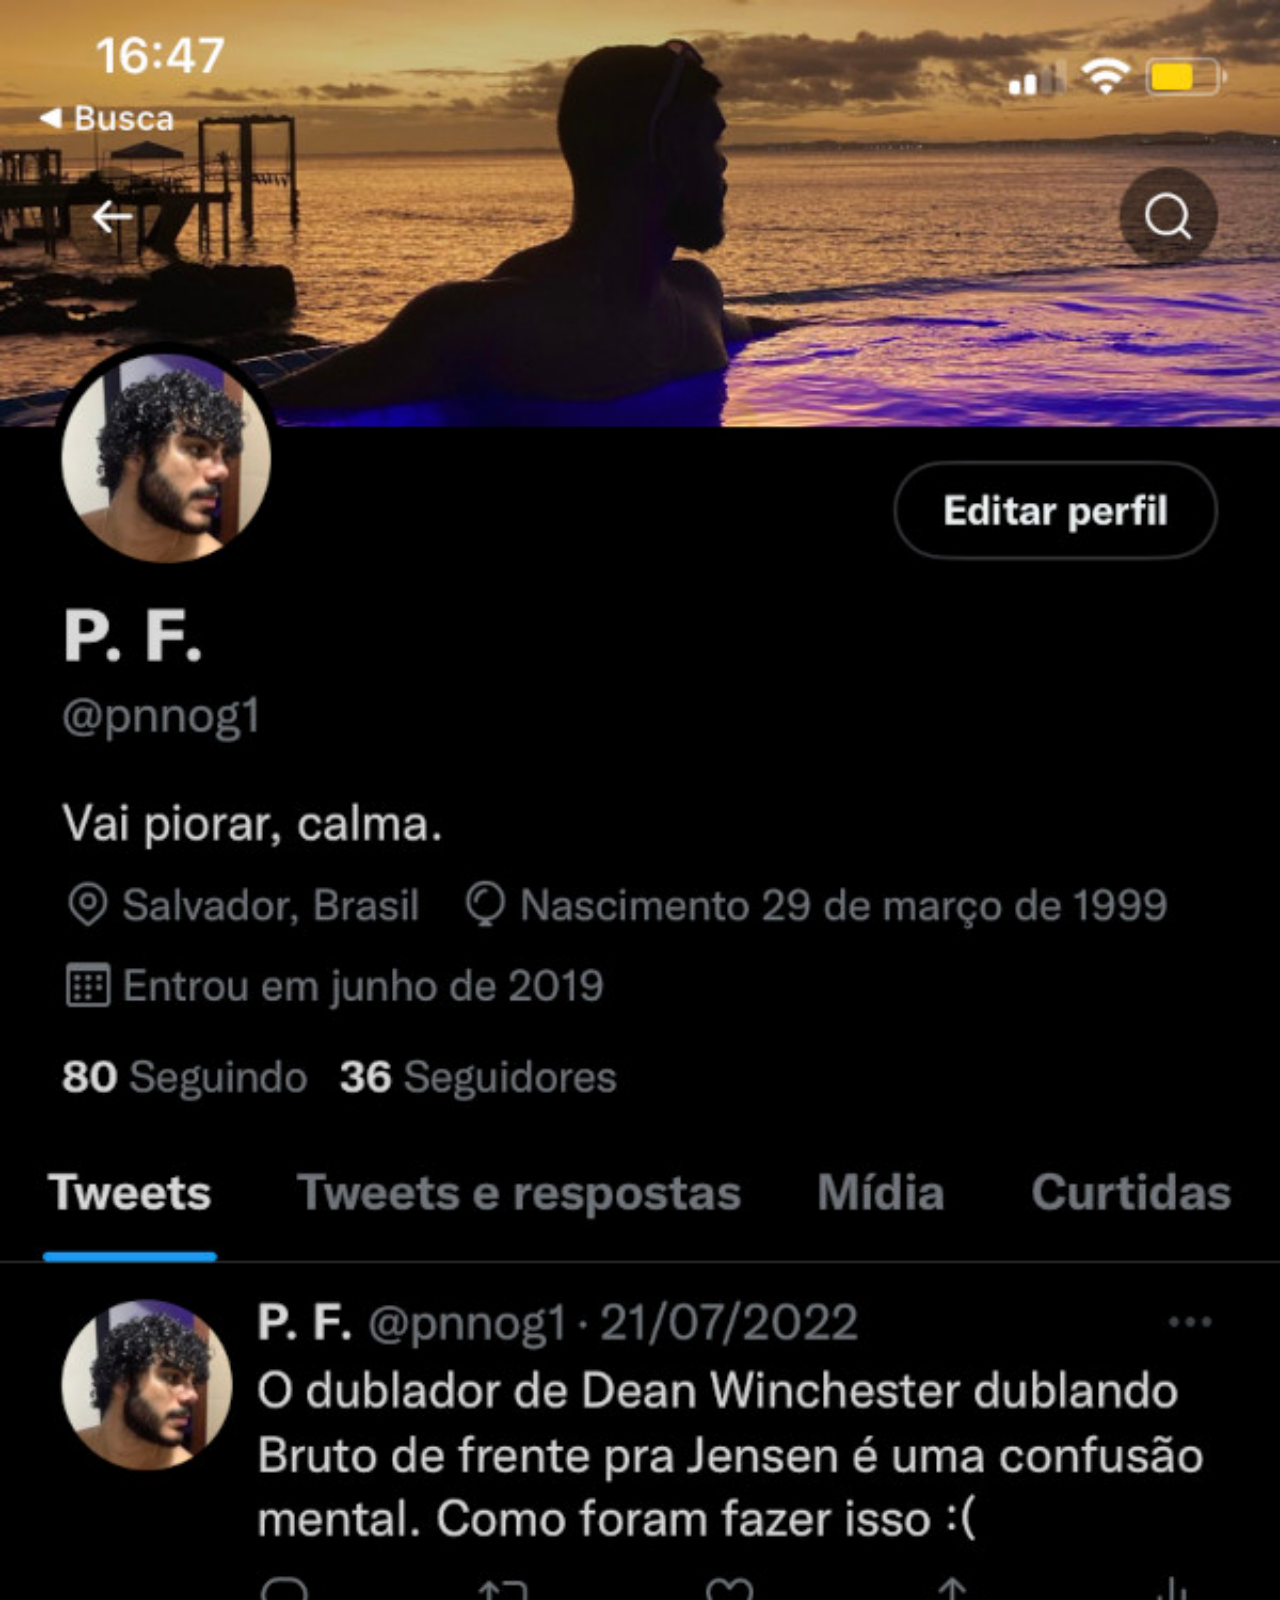
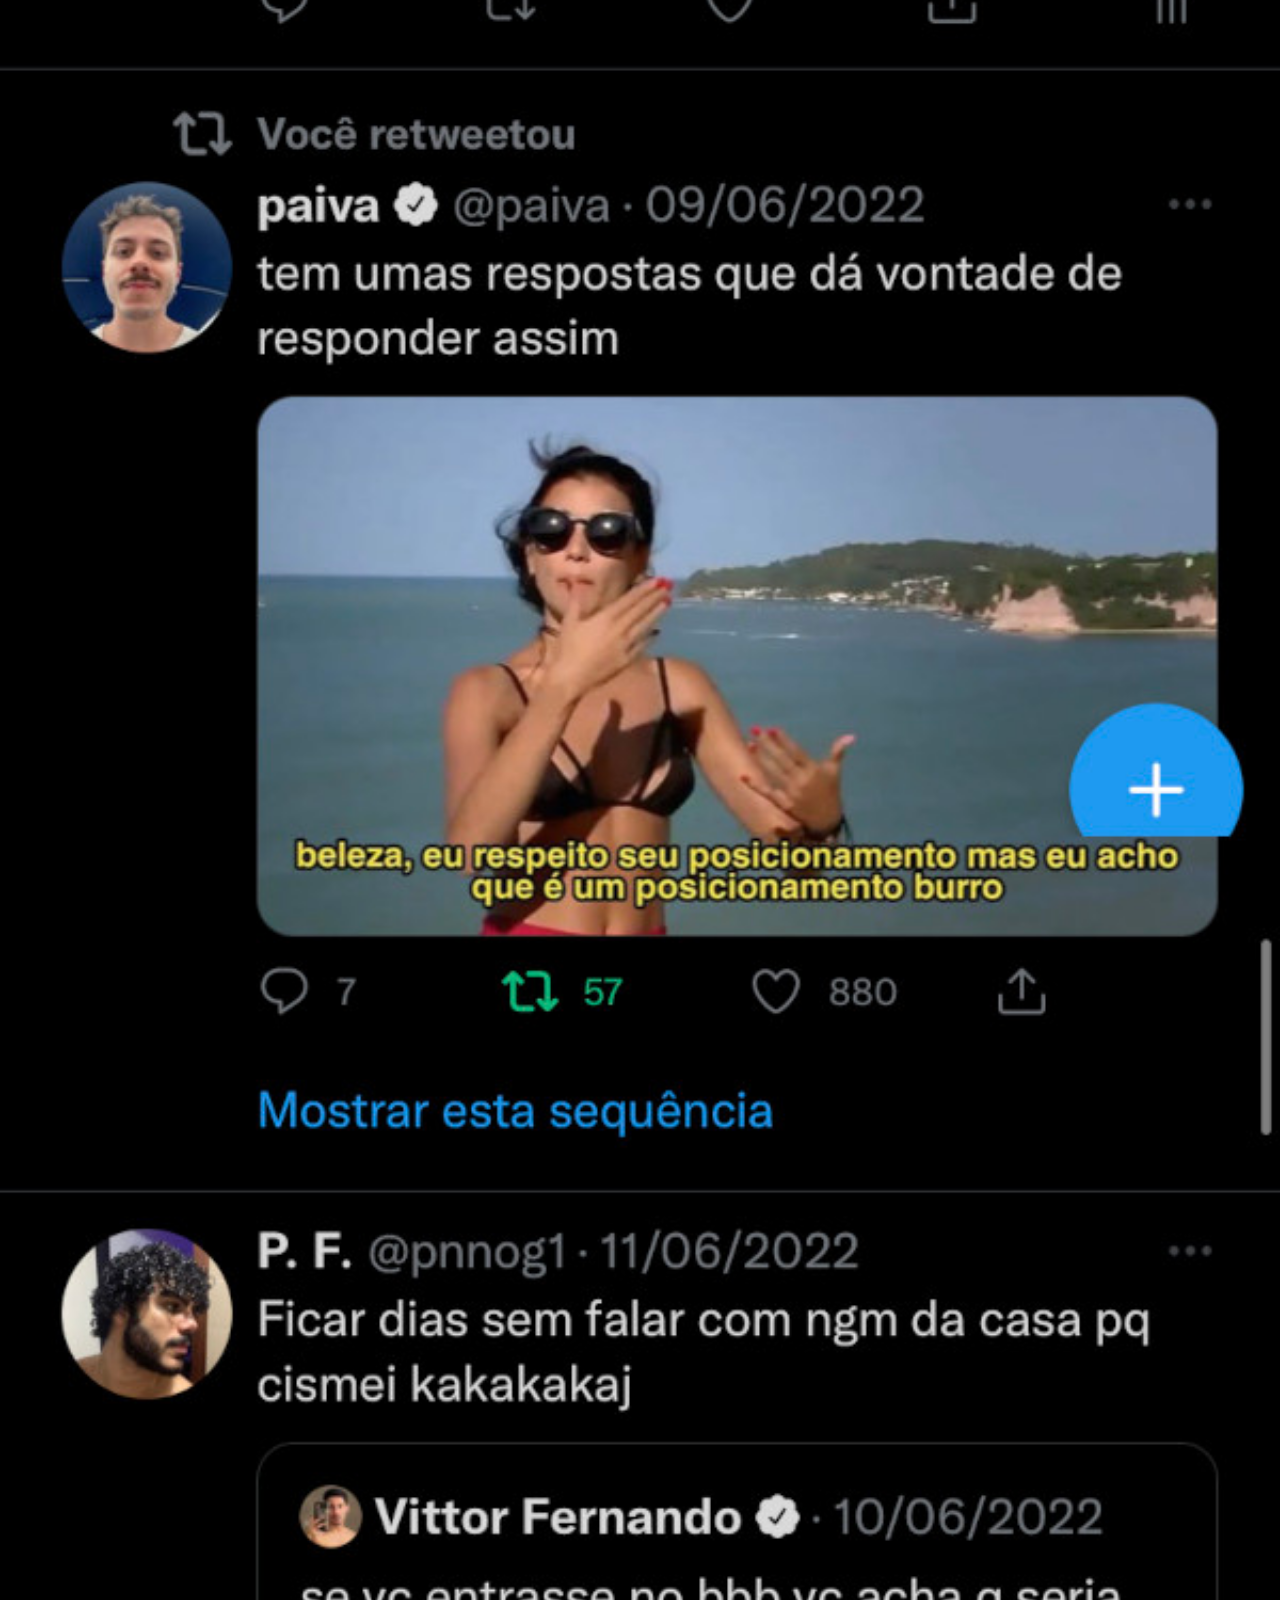
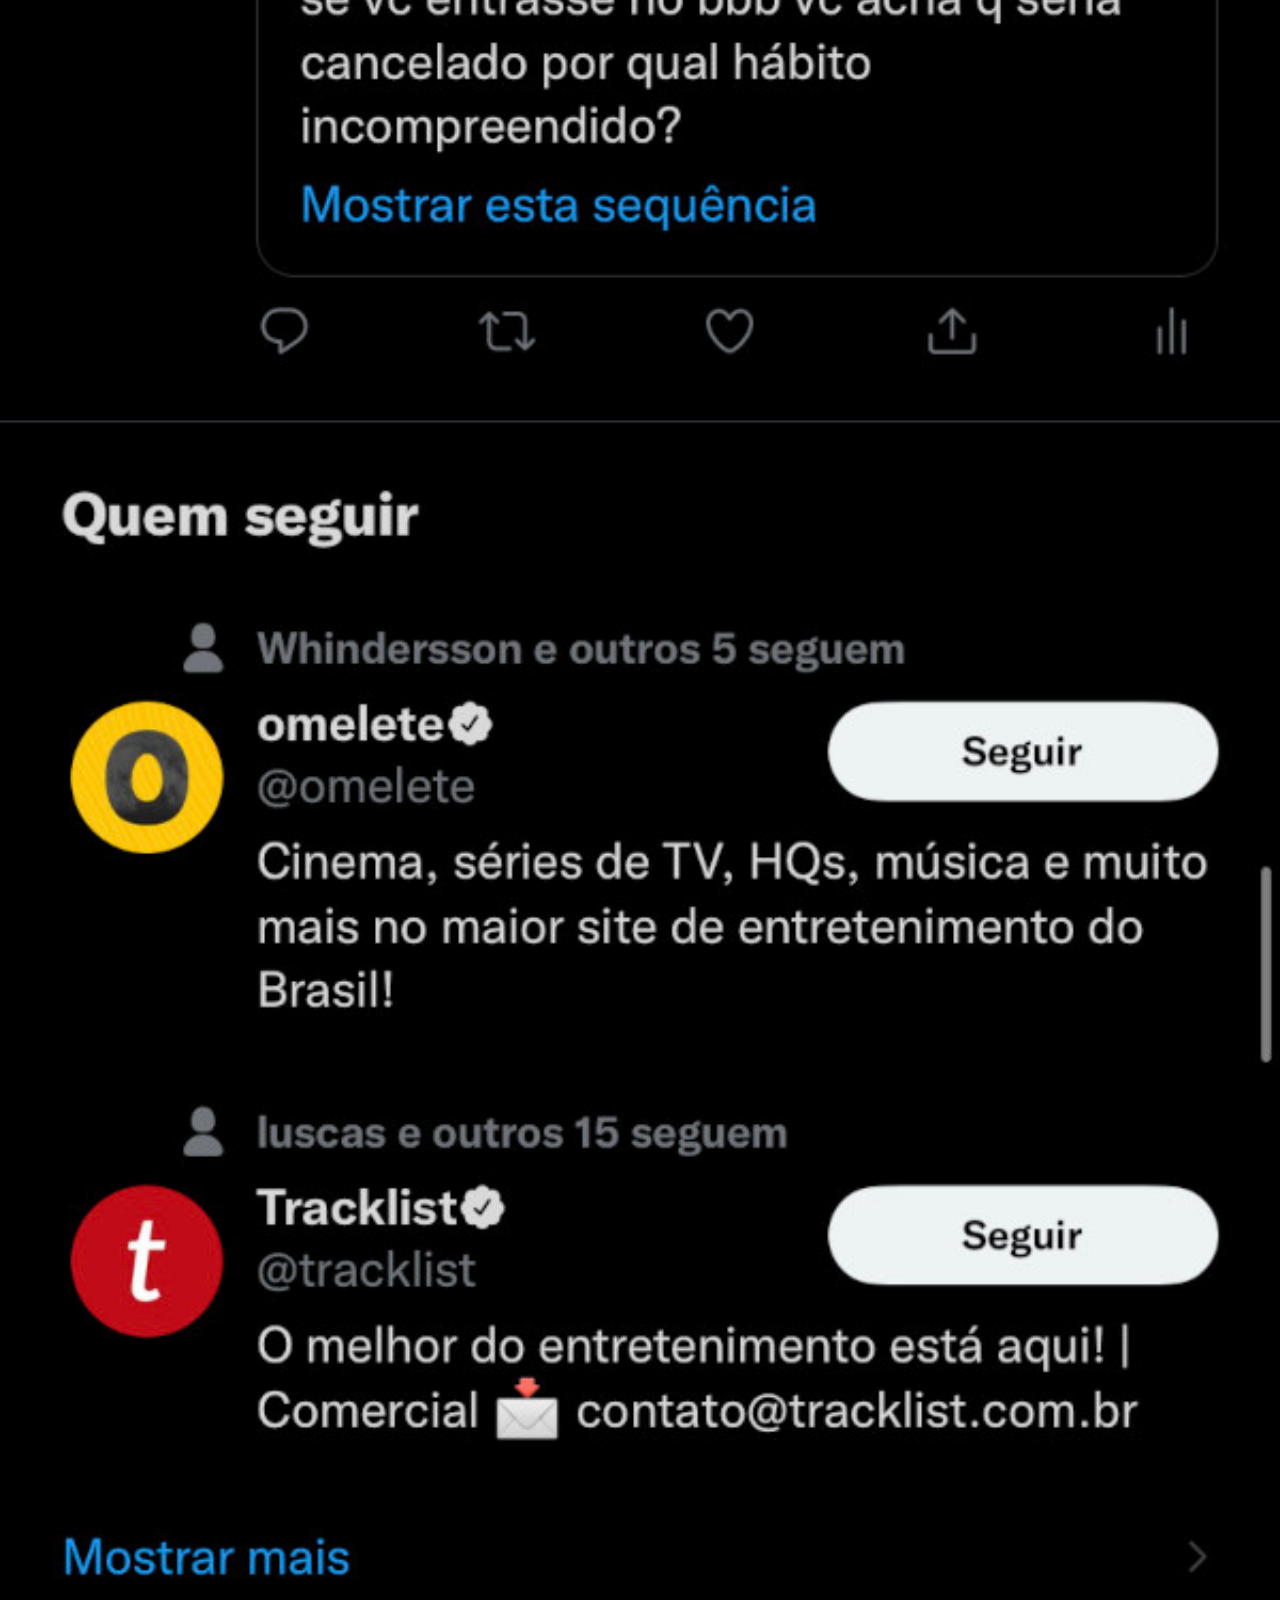
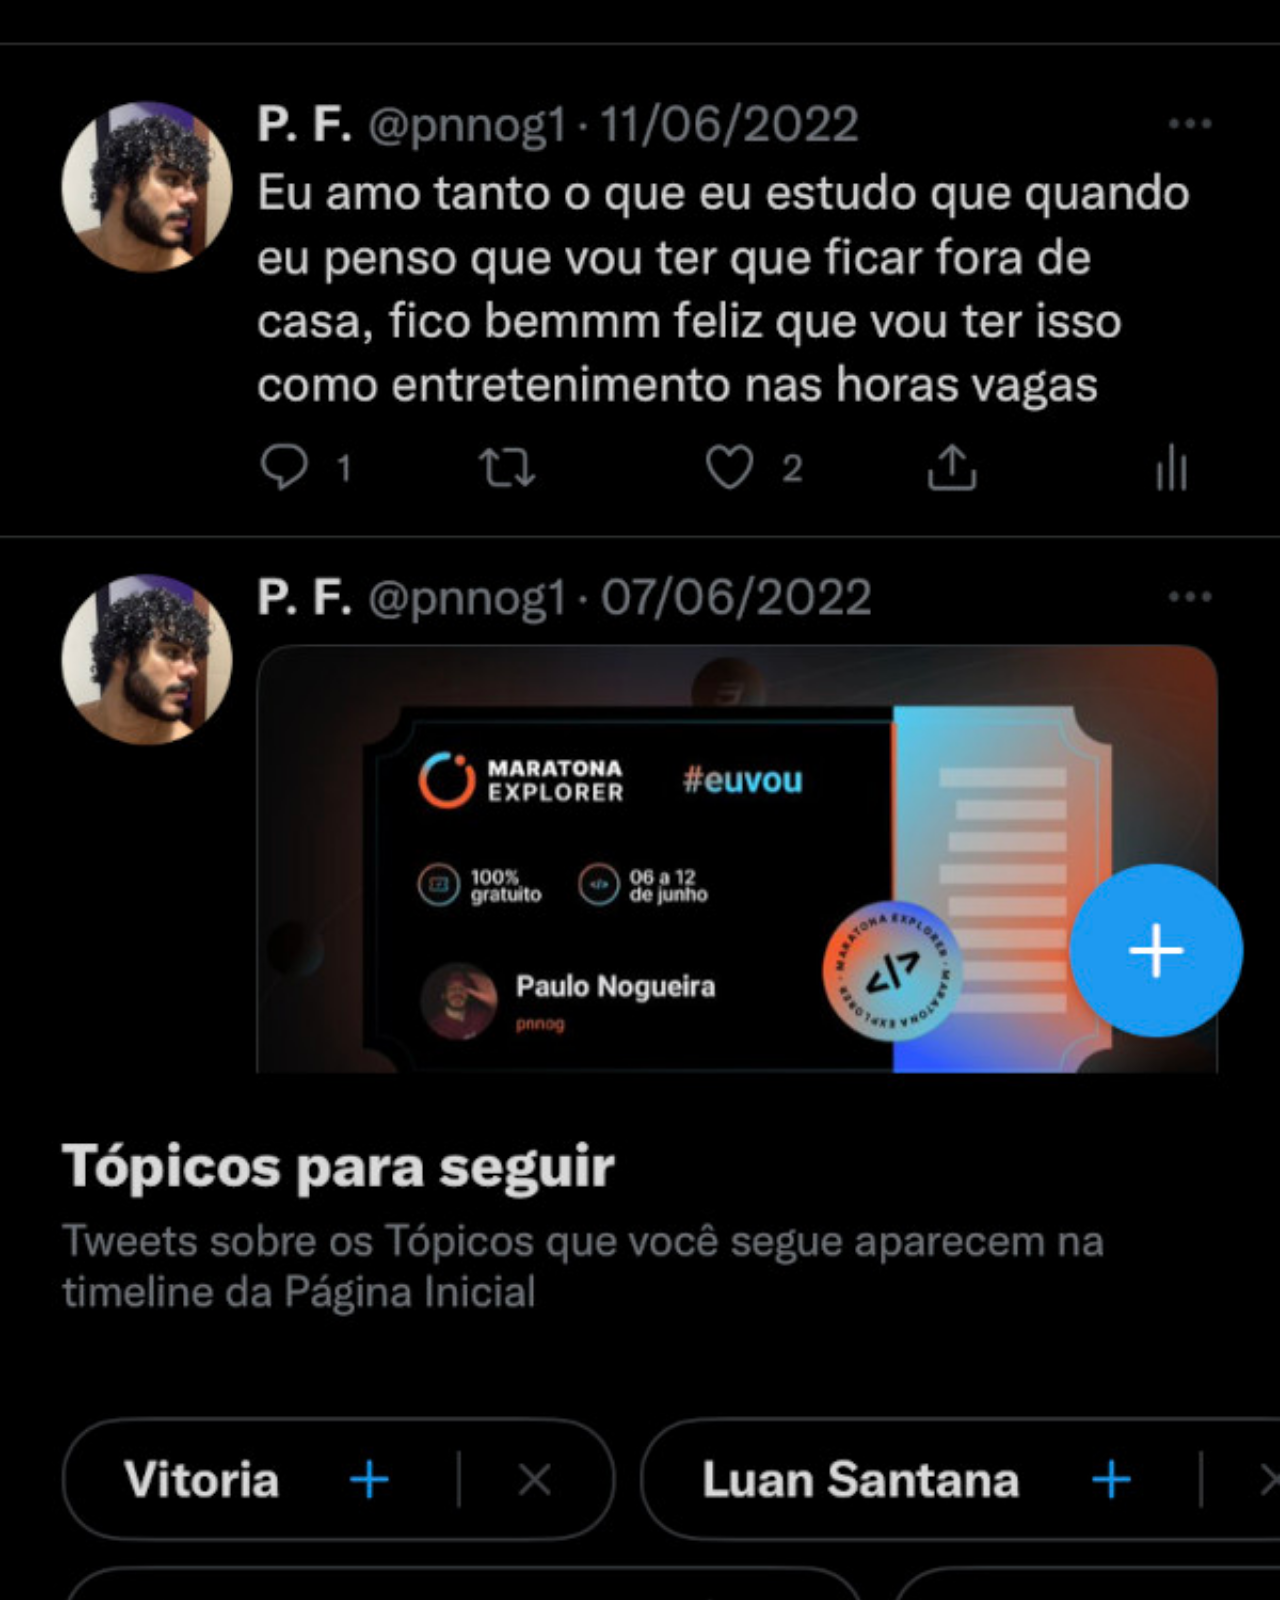
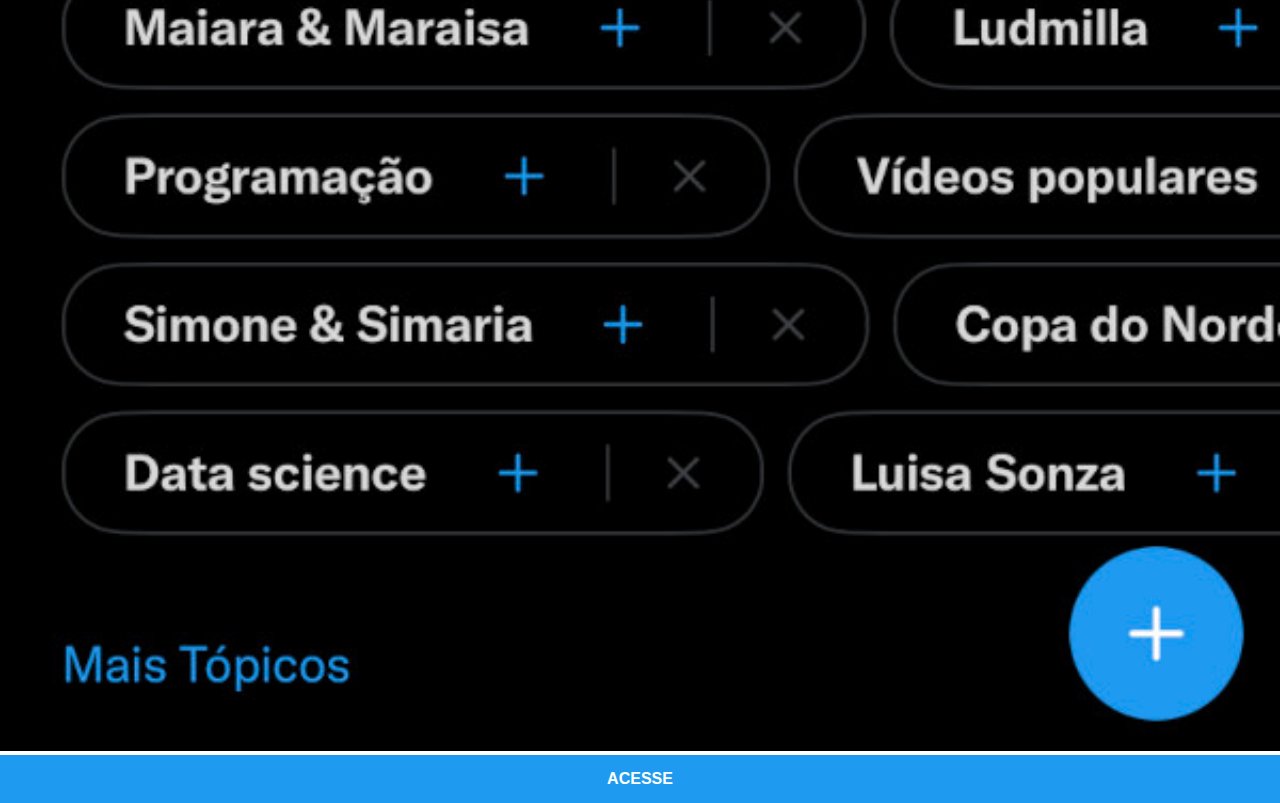
<file: pages/tela-twitter.html>
<!DOCTYPE html>
<html lang="pt-br">
    <head>
        <meta charset="UTF-8" />
        <meta http-equiv="X-UA-Compatible" content="IE=edge" />
        <meta name="viewport" content="width=device-width, initial-scale=1.0" />
        <link rel="stylesheet" href="../css/social.css" />
        <title>tela-twitter</title>
        <style>
            body a {
                background-color: #1e9bf0;
                color: white;
            }
            body a:hover {
                background-color: #002238;
            }
        </style>
    </head>
    <body>
        <img
            src="../images/tela-twitter.jpg"
            alt="Conteúdo da minha página no twitter." />
        <a href="https://twitter.com/pnnog1" target="_blank">ACESSE</a>
    </body>
</html>
</file>
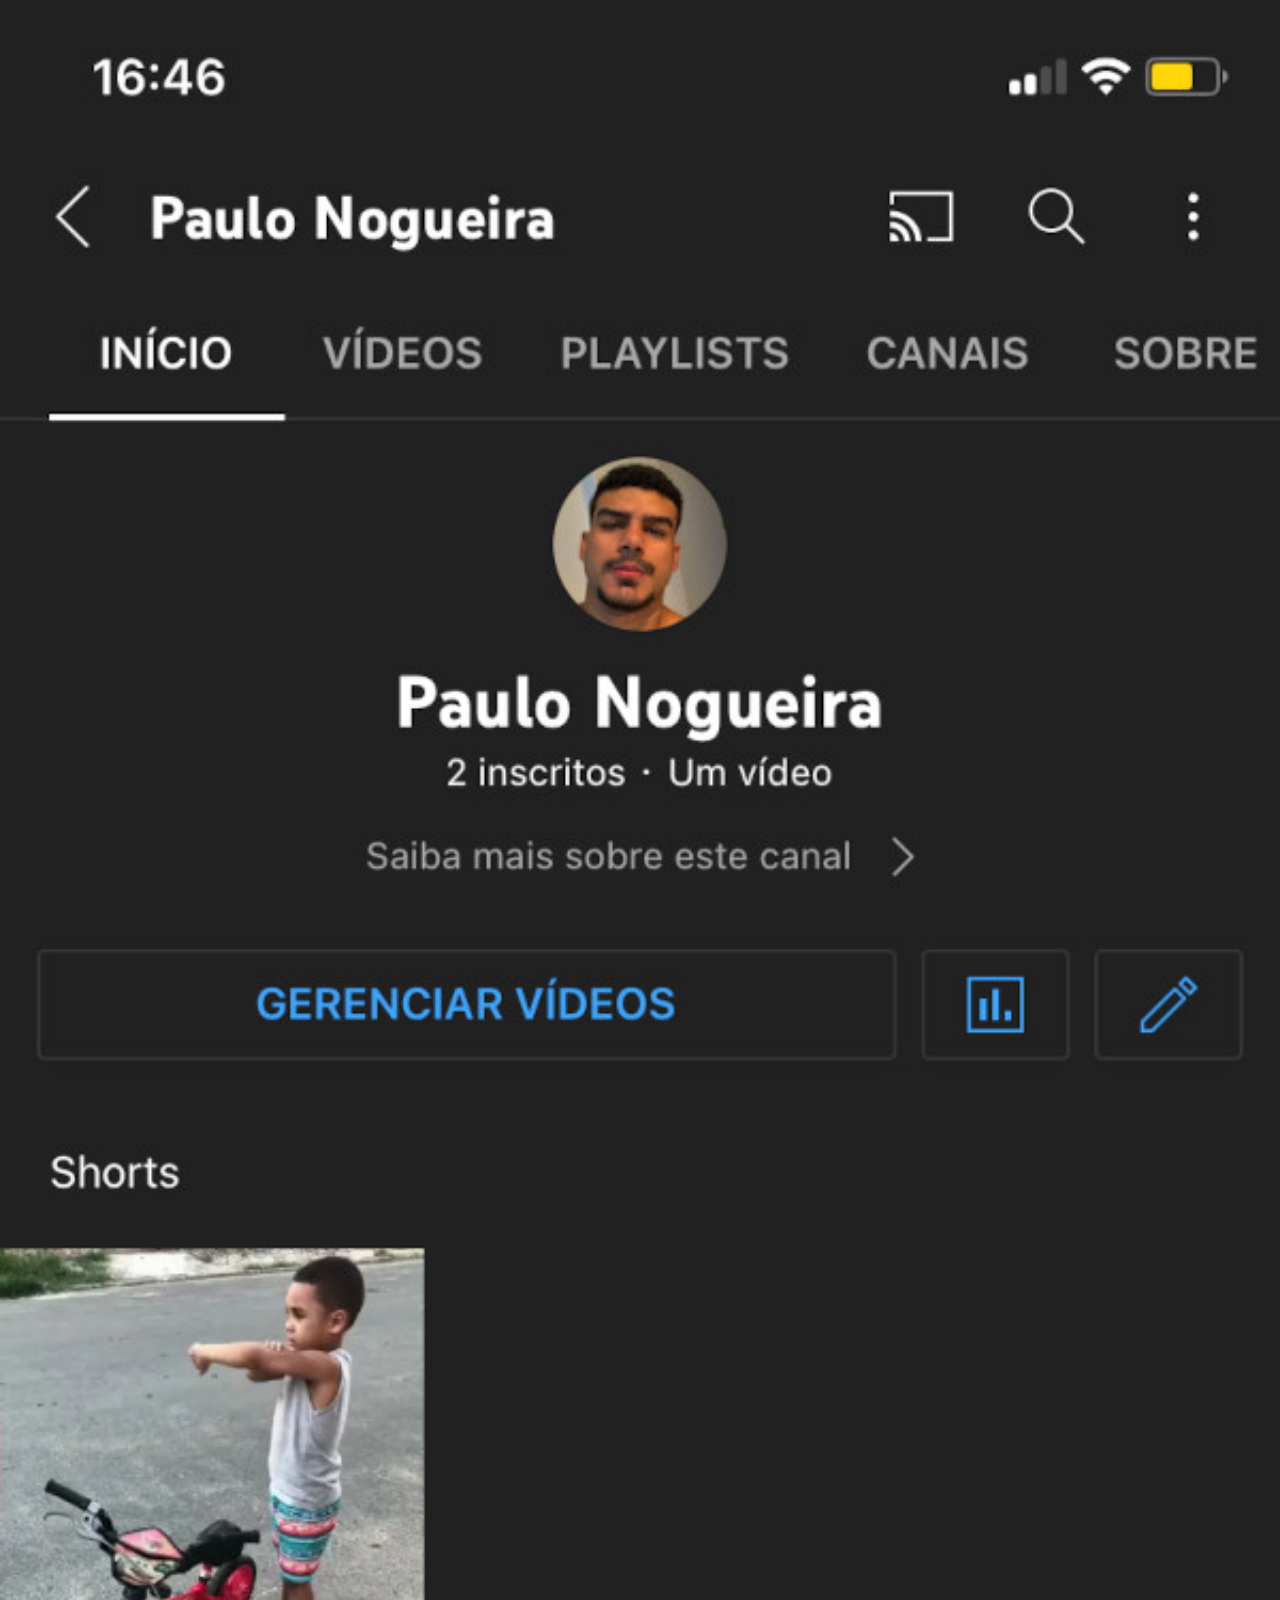
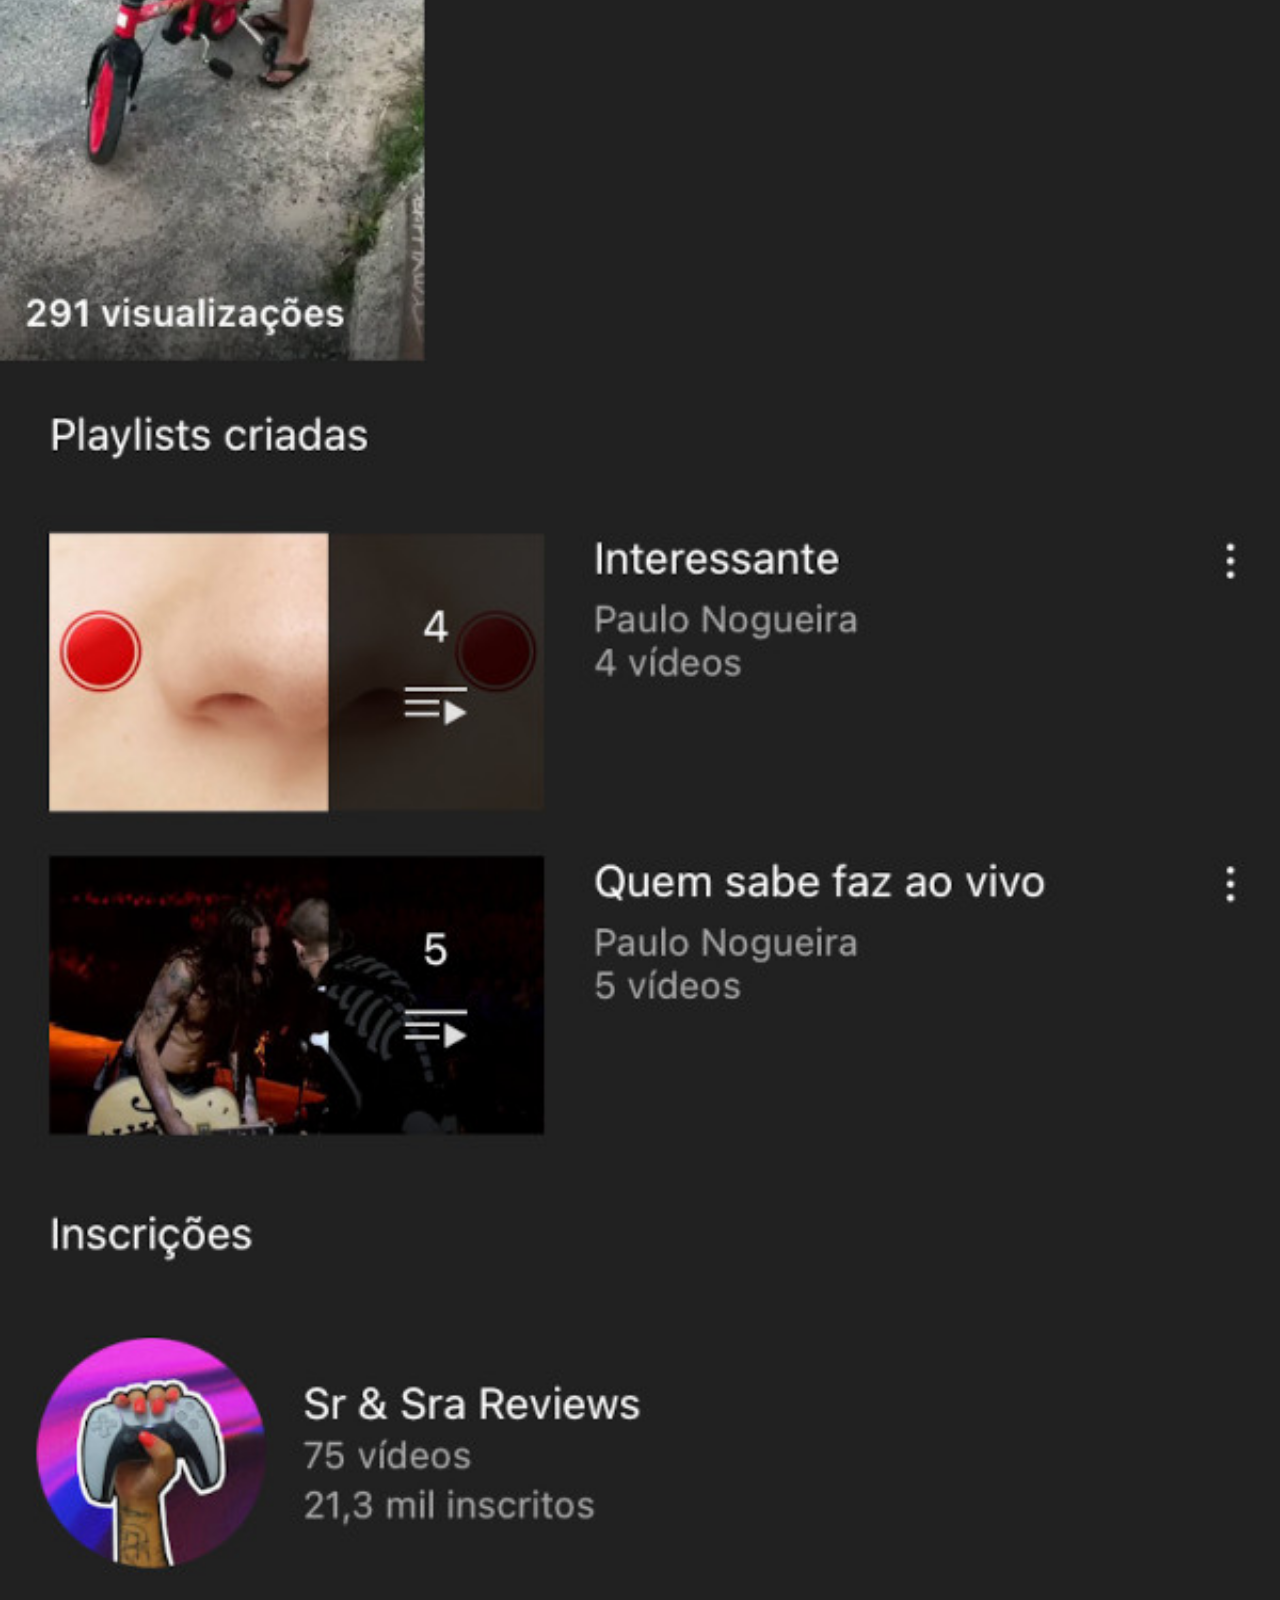
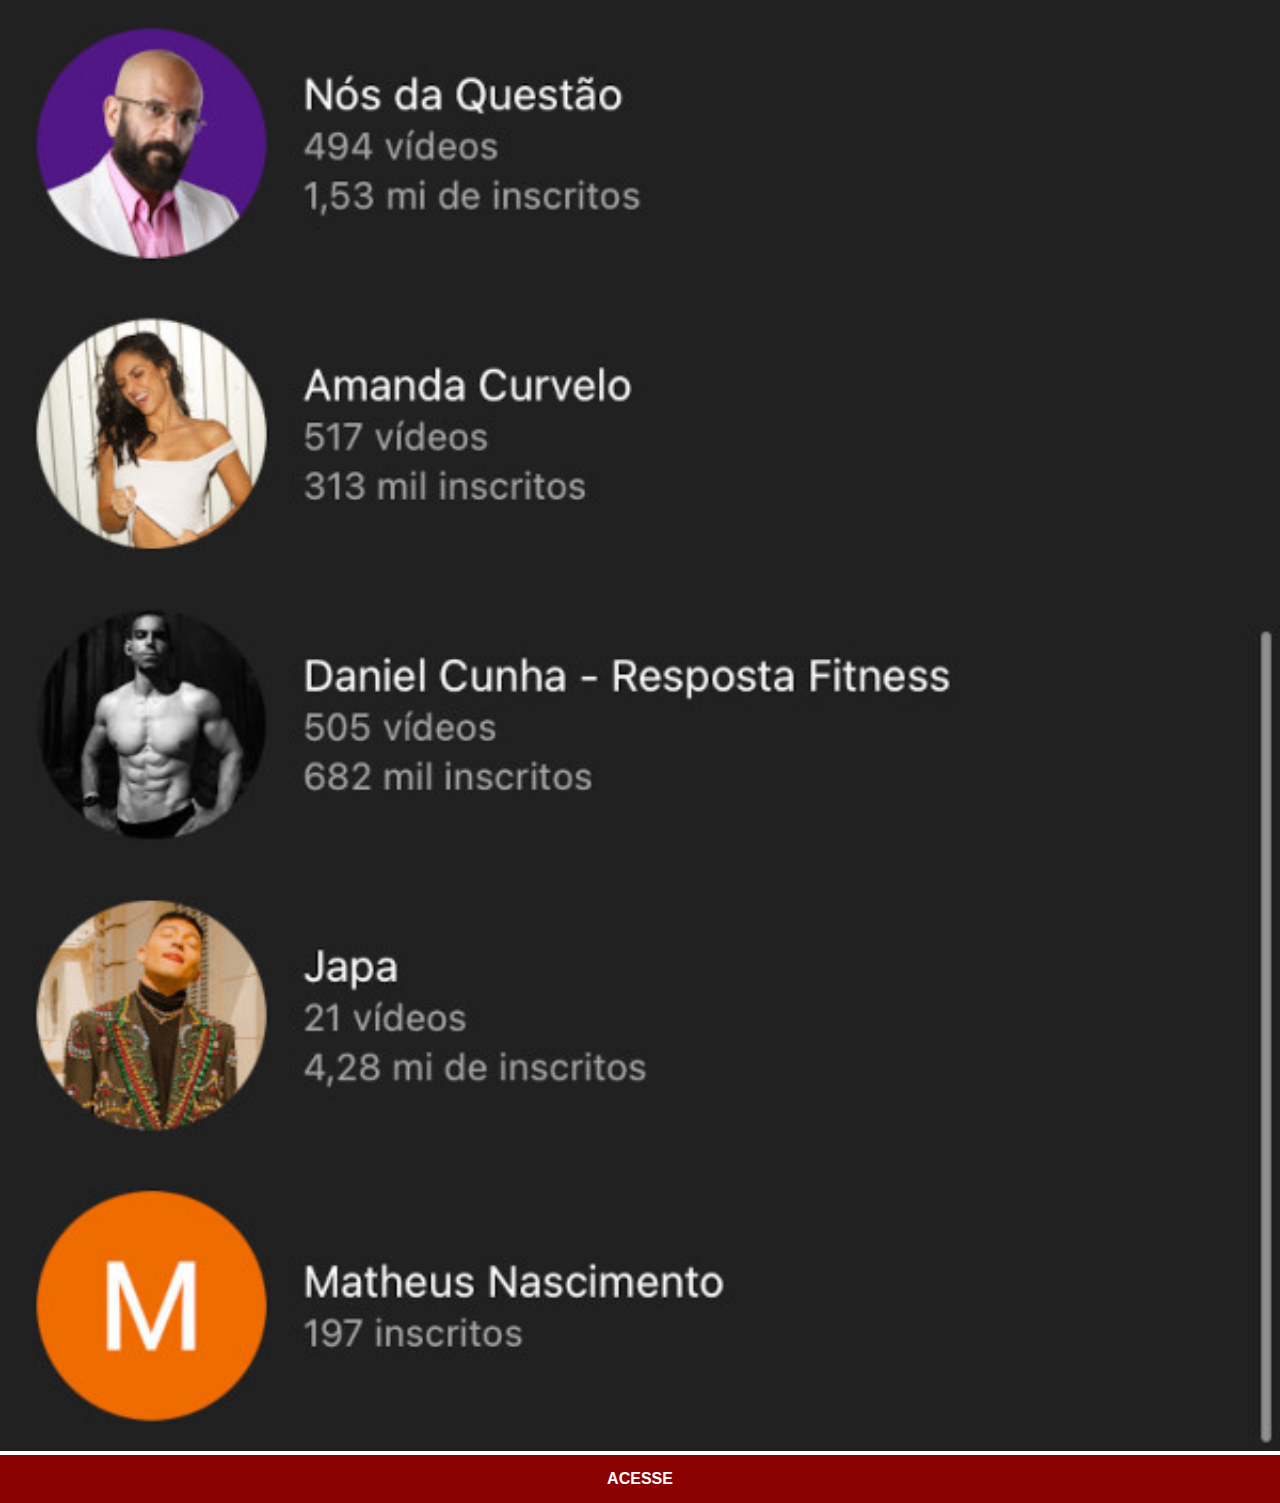
<file: pages/tela-youtube.html>
<!DOCTYPE html>
<html lang="en">
    <head>
        <meta charset="UTF-8" />
        <meta http-equiv="X-UA-Compatible" content="IE=edge" />
        <meta name="viewport" content="width=device-width, initial-scale=1.0" />
        <link rel="stylesheet" href="../css/social.css" />
        <title>tela-youtube</title>

        <style>
            a {
                background-color: darkred;
                color: white;
            }
            body a:hover {
                background-color: red;
            }
        </style>
    </head>
    <body>
        <img
            src="../images/tela-youtube.jpg"
            alt="Conteúdo do meu canal no youtube." />
        <a
            href="https://www.youtube.com/channel/UCiIRpk_zTaGPNfQY5nEwfAw"
            target="_blank"
            title=""
            >ACESSE</a
        >
    </body>
</html>
</file>
<file: css/style.css>
@charset "utf-8";

*{
	margin: 0;
	padding: 0;
	font-family: Arial, Helvetica, sans-serif;
}

html, body {
	height: 100vh;
	width: 100vw;
	background-color: rgb(224, 223, 223);
}

body{
	background: url(../images/fundo.jpg);
	background-repeat: no-repeat;
	background-position:top left;
	background-size: cover;
	background-attachment: fixed;

}


main {
	position: relative;
	height: 100vh;
}

section#telefone {
	position: absolute;
	top: 50%;
	left: 50%;
	transform: translate(-50%, -50%);


	height: 627px;
	width: 311px;
	background: url(../images/frame-iphone.png) no-repeat;

}

iframe#frame-tela {
	position:relative;
	top:80px;
	left: 21px;
	width: 267px;
	height: 469px;

}


section#redes-sociais{
	padding-top: 15px;
	text-align: center;
}

section#redes-sociais img{
	height: 50px;
	width: 50px;
	margin: 5px 5px 5px 5px;
	border-radius: 50%;
	box-shadow: 1px 4px 4px rgba(0, 0, 0, 0.425);
	box-sizing: border-box;
}

section#redes-sociais img:hover{
border: 2px solid rgba(255, 255, 255, 0.63);
transform: translate(-3px, -3px);
box-shadow: 3px 6px 8px rgba(0, 0, 0, 0.39);
transition: transform 100ms, border 200ms;
}
</file>
<file: css/social.css>
@charset "UTF-8";

* {
	margin: 0;
	padding: 0;
	font-family: Arial, Helvetica, sans-serif;
}

::-webkit-scrollbar {
	width: 0;
	height: 0;
}

img {
	width: 100vw;
}

body a {
	display: block;
	text-decoration: none;
	font-weight: bolder;
	padding: 15px;
	text-align: center;
}
</file>
